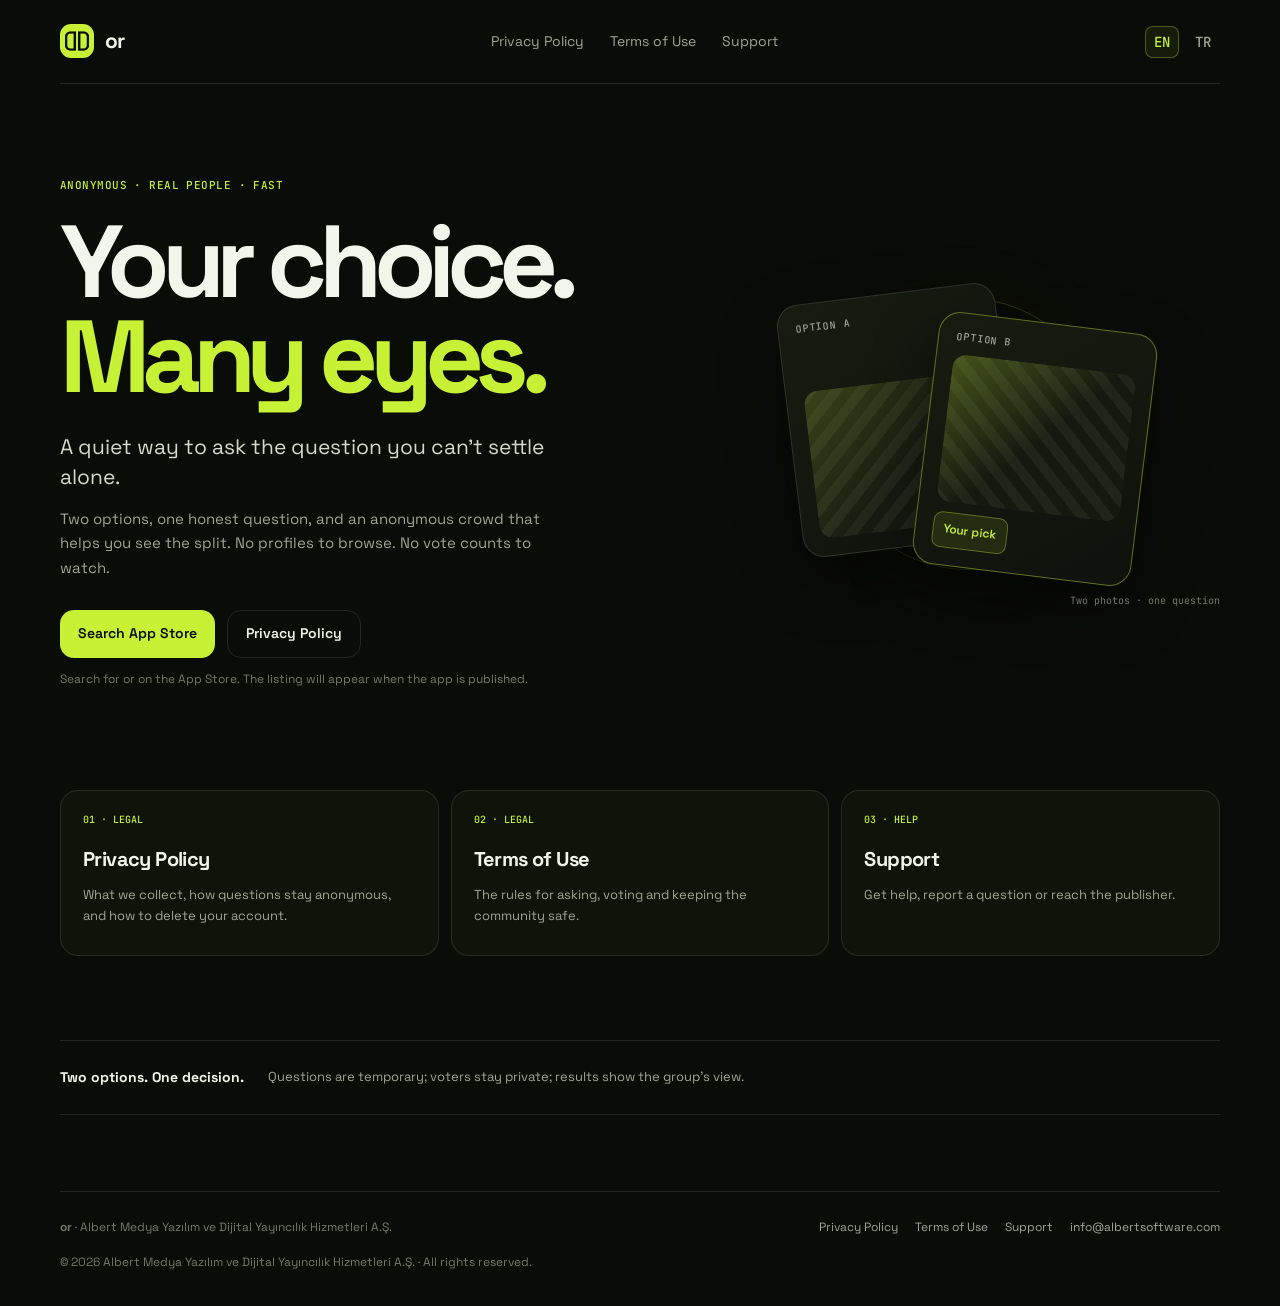
<file: index.html>
<!doctype html>
<html lang="en">
  <head>
    <meta charset="utf-8" />
    <meta name="viewport" content="width=device-width,initial-scale=1,viewport-fit=cover" />
    <meta name="theme-color" content="#0A0C08" />
    <meta name="color-scheme" content="dark" />
    <meta
      name="description"
      content="A quiet way to ask the question you can’t settle alone. Two options, one honest question, and an anonymous crowd that helps you see the split. No profiles to browse. No vote counts to watch."
    />
    <title>or · or</title>
    <link rel="icon" href="assets/favicon-32.png" sizes="32x32" type="image/png" />
    <link rel="icon" href="assets/favicon-64.png" sizes="64x64" type="image/png" />
    <link rel="apple-touch-icon" href="assets/apple-touch-icon.png" />
    <link rel="stylesheet" href="assets/style.css" />
    <script src="assets/site.js" defer></script>
    <meta property="og:type" content="website" />
    <meta property="og:site_name" content="or" />
    <meta property="og:title" content="or" />
    <meta
      property="og:description"
      content="A quiet way to ask the question you can’t settle alone. Two options, one honest question, and an anonymous crowd that helps you see the split. No profiles to browse. No vote counts to watch."
    />
  </head>
  <body>
    <a class="skip" href="#main">Skip to content</a>
    <div class="shell">
      <header class="top">
        <a class="brand" href="" aria-label="Home"
          ><img src="assets/favicon.png" width="34" height="34" alt="" /><span>or</span></a
        >
        <nav class="nav" aria-label="Pages">
          <a href="privacy/">Privacy Policy</a><a href="terms/">Terms of Use</a
          ><a href="support/">Support</a>
        </nav>
        <div class="right">
          <div class="language" role="group" aria-label="Language">
            <a href="./" hreflang="en" lang="en" data-lang-link="en" aria-current="true">EN</a
            ><a href="tr/" hreflang="tr" lang="tr" data-lang-link="tr">TR</a>
          </div>
        </div>
      </header>
      <main id="main">
        <section class="landing">
          <div>
            <p class="overline">ANONYMOUS · REAL PEOPLE · FAST</p>
            <h1>Your choice.<br /><span>Many eyes.</span></h1>
            <p class="lede">A quiet way to ask the question you can’t settle alone.</p>
            <p class="copy">
              Two options, one honest question, and an anonymous crowd that helps you see the split.
              No profiles to browse. No vote counts to watch.
            </p>
            <div class="actions">
              <a
                class="button primary"
                href="https://apps.apple.com/tr/search?term=or%20hangi"
                target="_blank"
                rel="noopener"
                >Search App Store</a
              ><a class="button secondary" href="privacy/">Privacy Policy</a>
            </div>
            <p class="playnote">
              Search for or on the App Store. The listing will appear when the app is published.
            </p>
          </div>
          <div
            class="choice-visual"
            role="img"
            aria-label="Two temporary answer options, one chosen opinion"
          >
            <div class="choice a">
              <span class="label">OPTION A</span>
              <div class="photo"></div>
            </div>
            <div class="choice b">
              <span class="label">OPTION B</span>
              <div class="photo"></div>
              <span class="answer">Your pick</span>
            </div>
            <span class="choice-caption">Two photos · one question</span>
          </div>
        </section>
        <nav class="tiles" aria-label="Support">
          <a class="tile" href="privacy/"
            ><small>01 · LEGAL</small><strong>Privacy Policy</strong
            ><span
              >What we collect, how questions stay anonymous, and how to delete your account.</span
            ></a
          ><a class="tile" href="terms/"
            ><small>02 · LEGAL</small><strong>Terms of Use</strong
            ><span>The rules for asking, voting and keeping the community safe.</span></a
          ><a class="tile" href="support/"
            ><small>03 · HELP</small><strong>Support</strong
            ><span>Get help, report a question or reach the publisher.</span></a
          >
        </nav>
        <div class="strip">
          <b>Two options. One decision.</b
          ><span>Questions are temporary; voters stay private; results show the group’s view.</span>
        </div>
      </main>
      <footer class="foot">
        <div class="footrow">
          <span
            ><strong>or</strong> · Albert Medya Yazılım ve Dijital Yayıncılık Hizmetleri A.Ş.</span
          >
          <div class="footlinks">
            <a href="privacy/">Privacy Policy</a><a href="terms/">Terms of Use</a
            ><a href="support/">Support</a
            ><a href="mailto:info@albertsoftware.com">info@albertsoftware.com</a>
          </div>
        </div>
        <div class="copyright">
          © 2026 Albert Medya Yazılım ve Dijital Yayıncılık Hizmetleri A.Ş. · All rights reserved.
        </div>
      </footer>
    </div>
  </body>
</html>
</file>
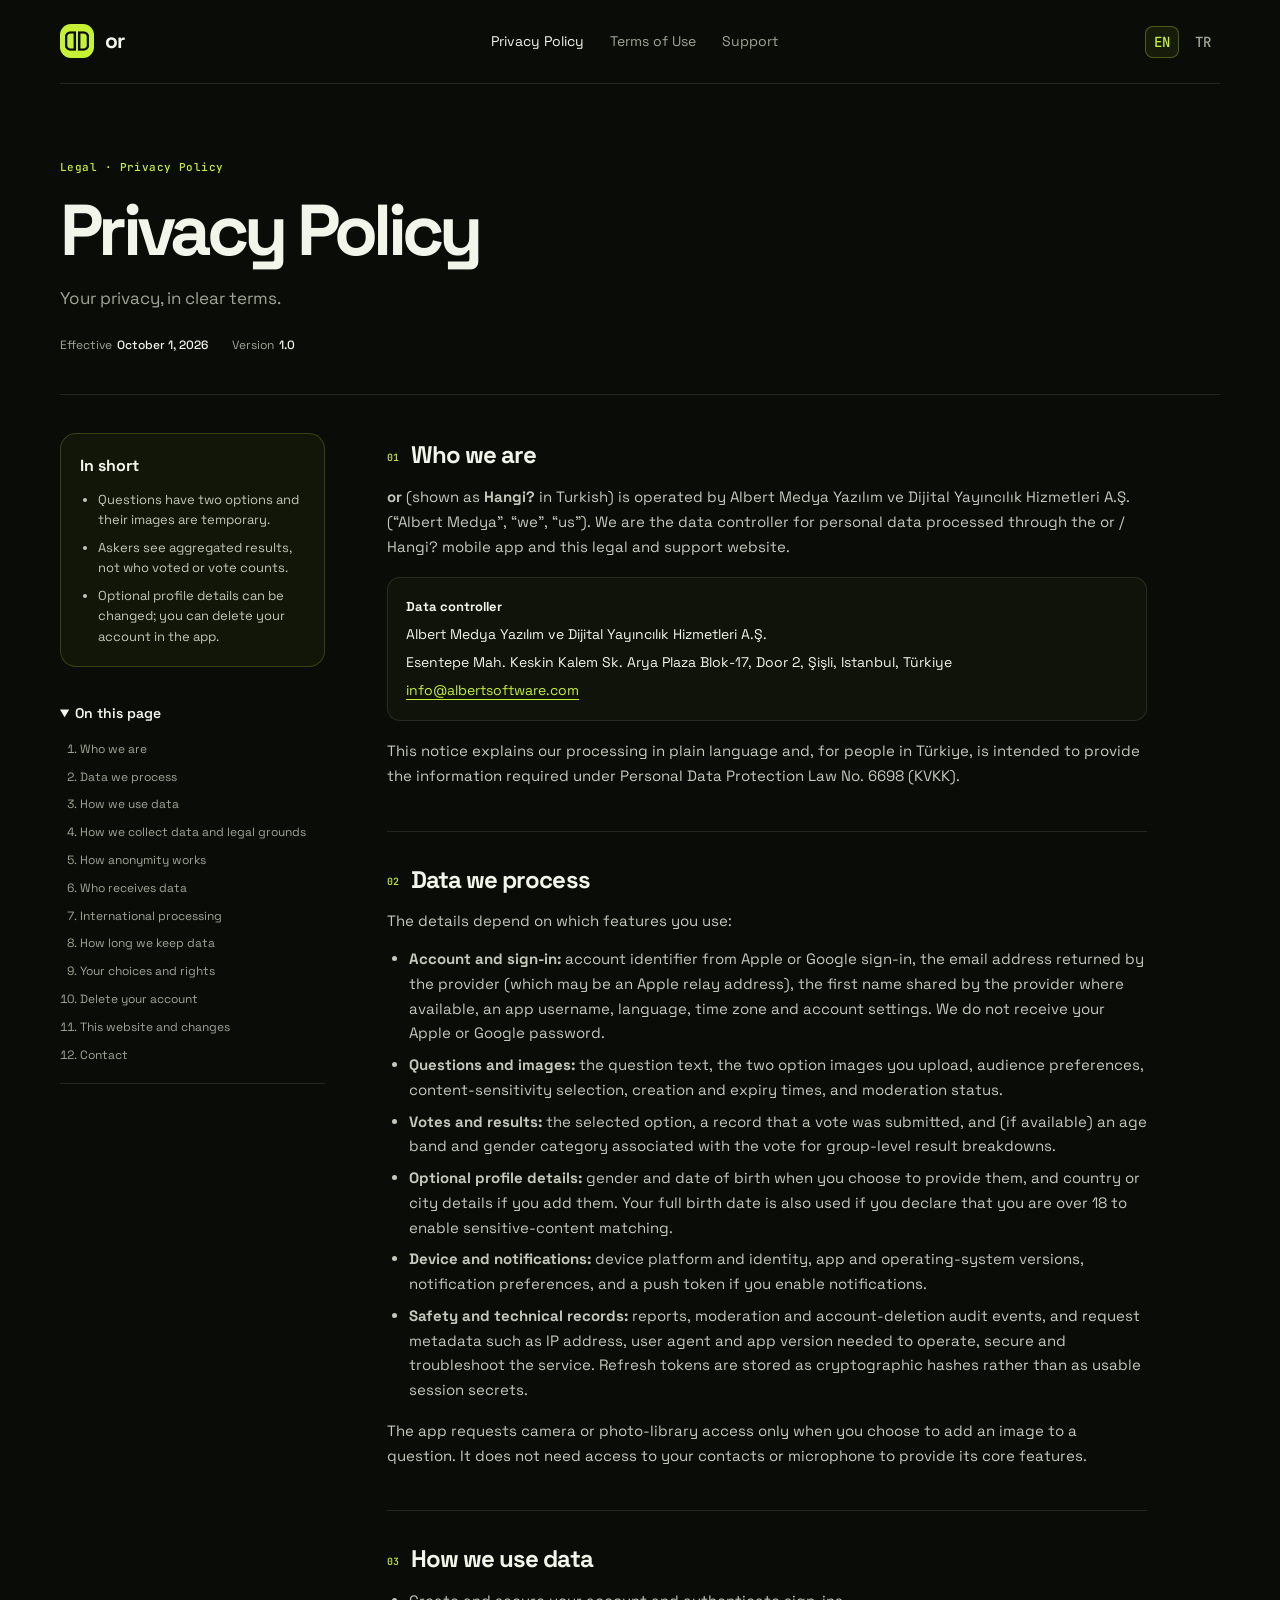
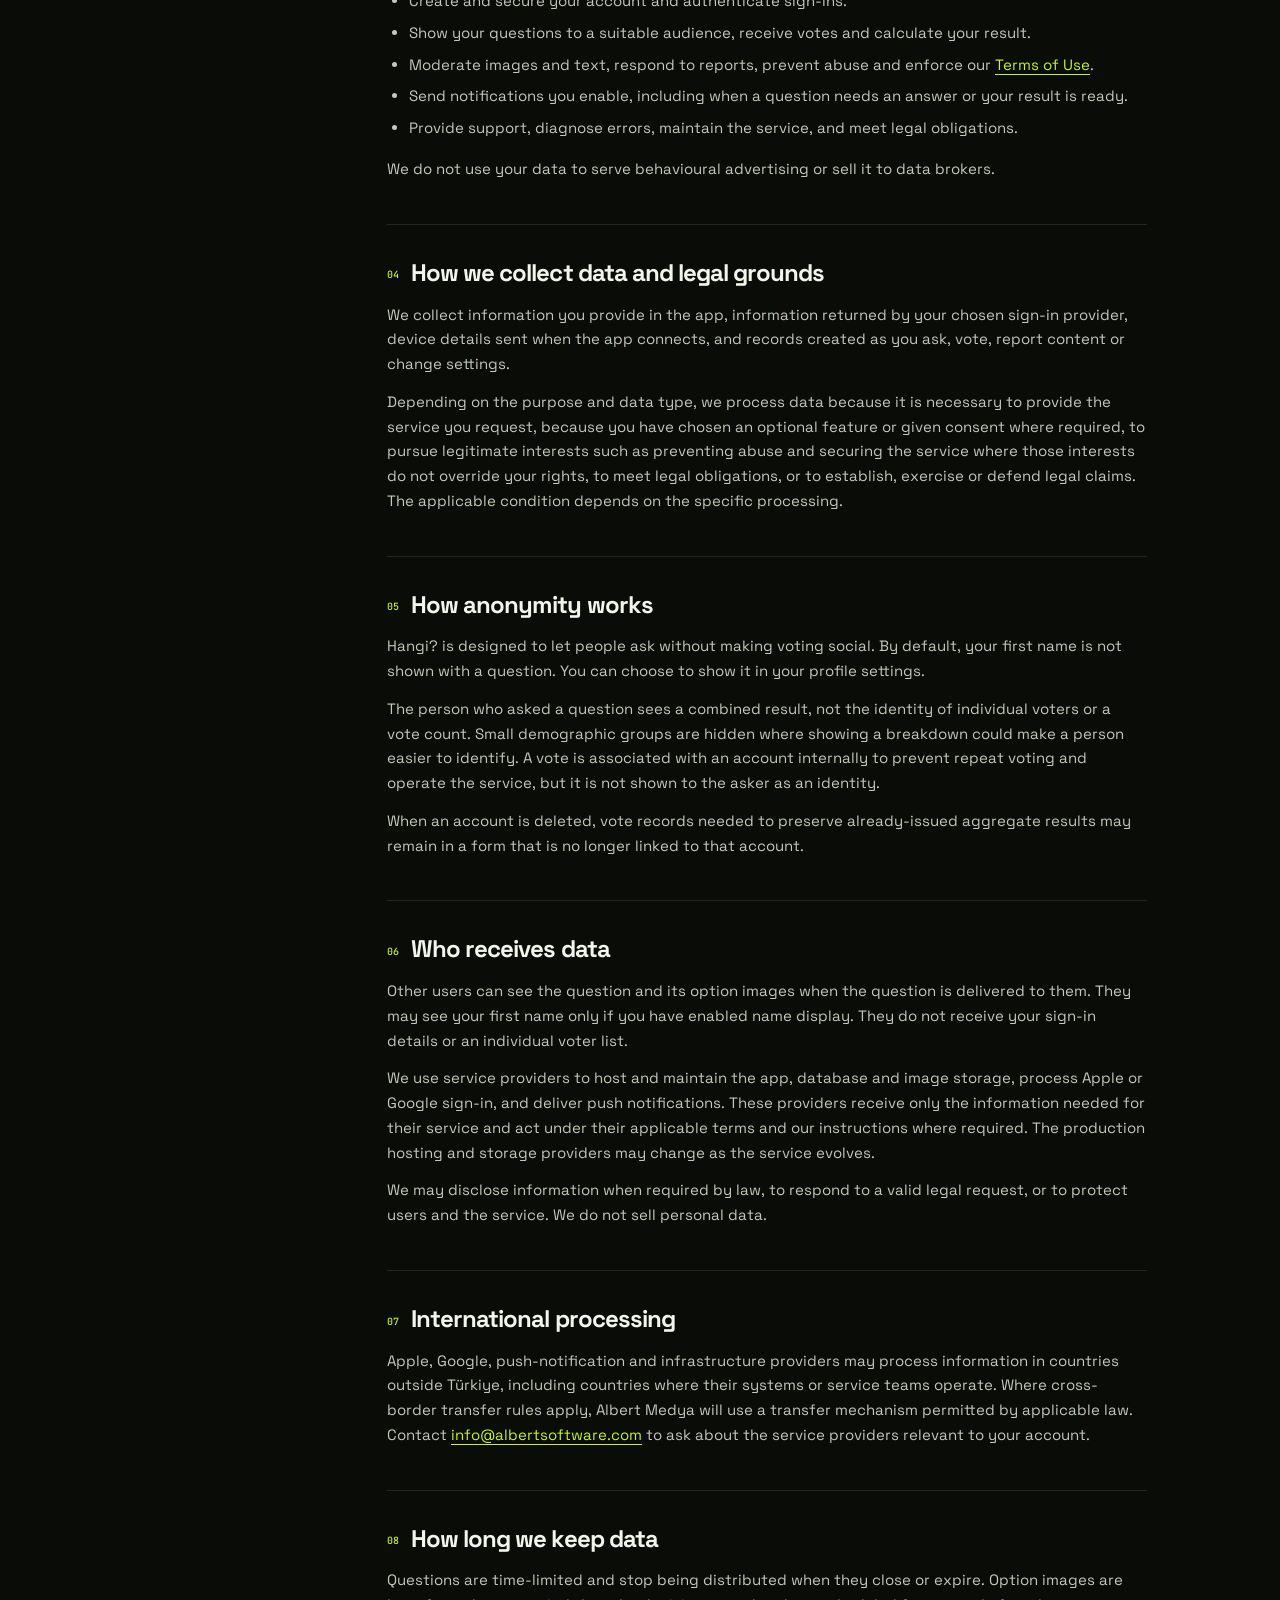
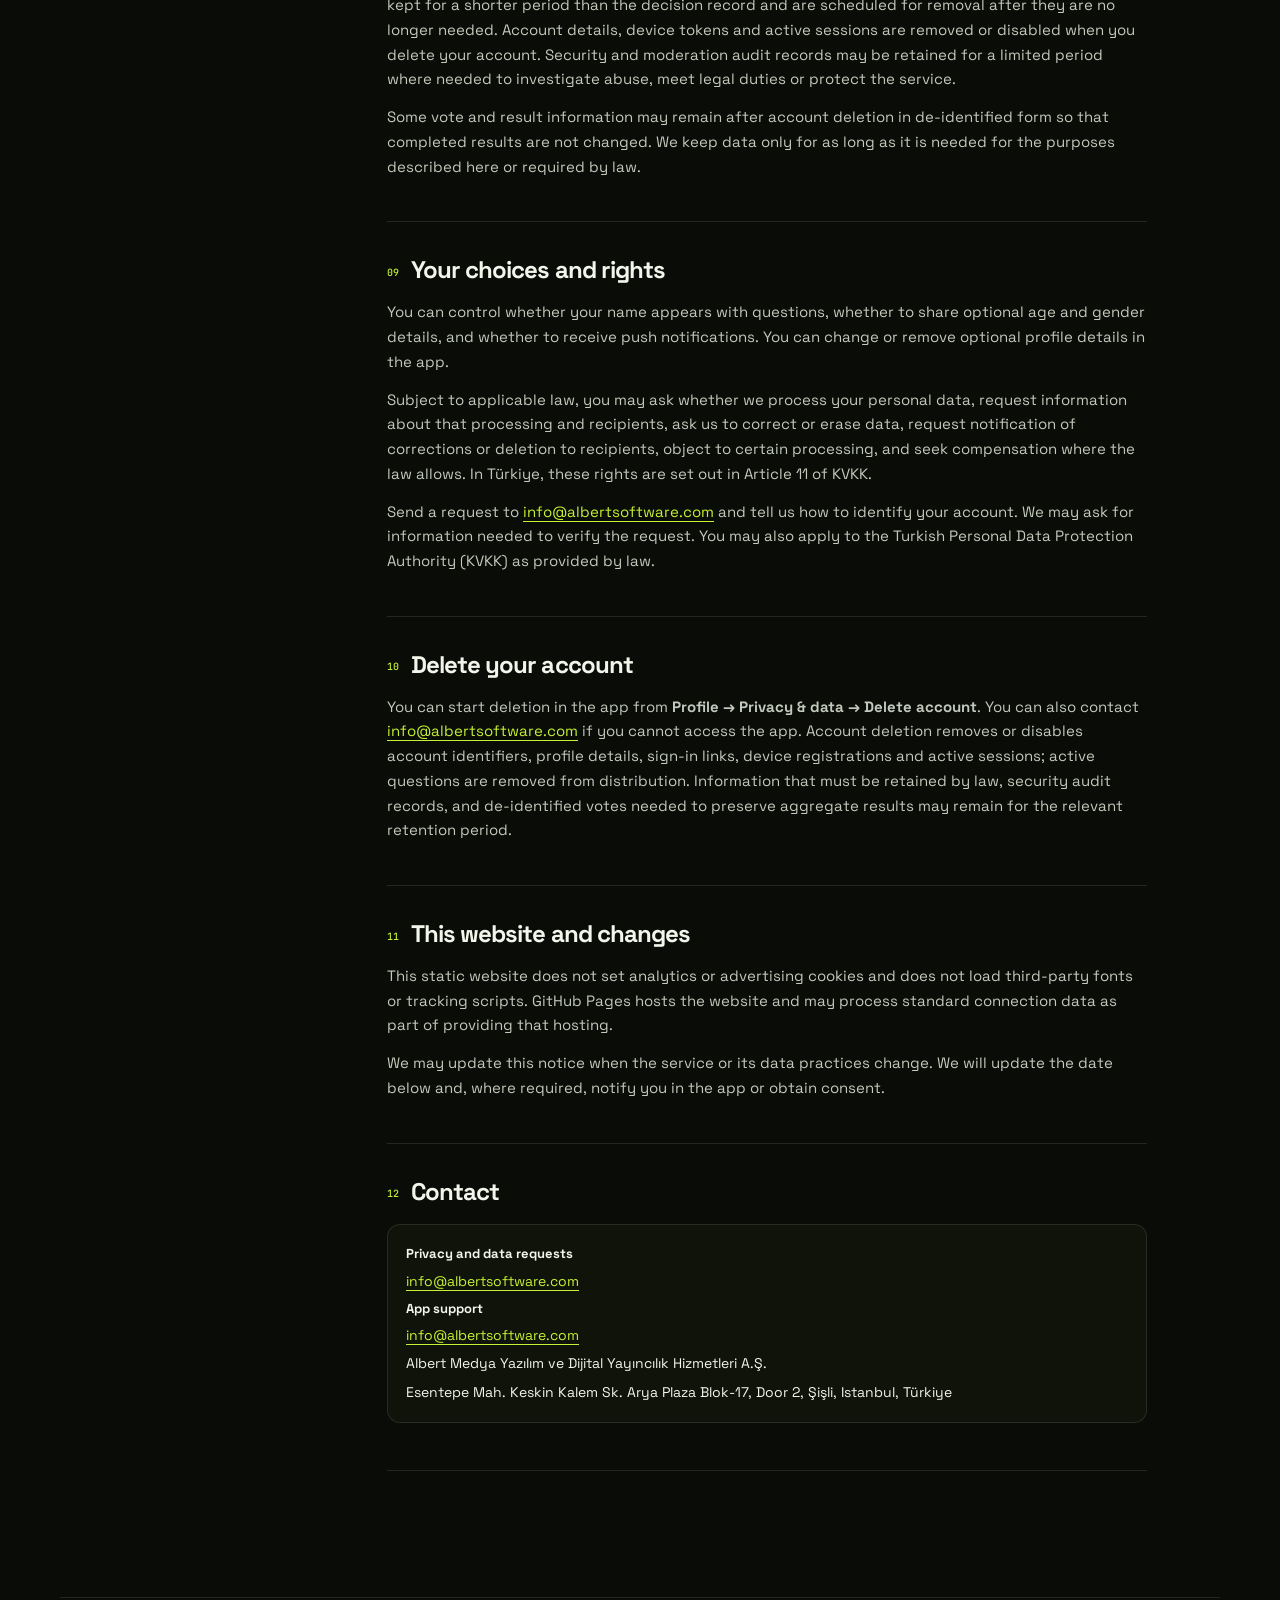
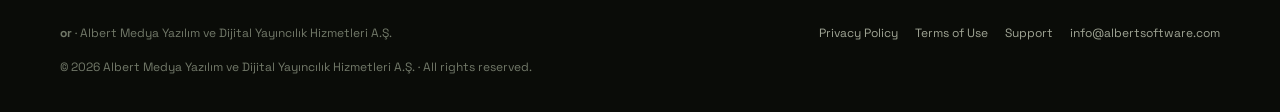
<file: privacy/index.html>
<!doctype html>
<html lang="en">
  <head>
    <meta charset="utf-8" />
    <meta name="viewport" content="width=device-width,initial-scale=1,viewport-fit=cover" />
    <meta name="theme-color" content="#0A0C08" />
    <meta name="color-scheme" content="dark" />
    <meta
      name="description"
      content="What or collects, how we use it, your privacy choices and account deletion."
    />
    <title>Privacy Policy · or</title>
    <link rel="icon" href="../assets/favicon-32.png" sizes="32x32" type="image/png" />
    <link rel="icon" href="../assets/favicon-64.png" sizes="64x64" type="image/png" />
    <link rel="apple-touch-icon" href="../assets/apple-touch-icon.png" />
    <link rel="stylesheet" href="../assets/style.css" />
    <script src="../assets/site.js" defer></script>
    <meta property="og:type" content="website" />
    <meta property="og:site_name" content="or" />
    <meta property="og:title" content="Privacy Policy" />
    <meta
      property="og:description"
      content="What or collects, how we use it, your privacy choices and account deletion."
    />
  </head>
  <body>
    <a class="skip" href="#main">Skip to content</a>
    <div class="shell">
      <header class="top">
        <a class="brand" href="../" aria-label="Home"
          ><img src="../assets/favicon.png" width="34" height="34" alt="" /><span>or</span></a
        >
        <nav class="nav" aria-label="Pages">
          <a href="../privacy/" aria-current="page">Privacy Policy</a
          ><a href="../terms/">Terms of Use</a><a href="../support/">Support</a>
        </nav>
        <div class="right">
          <div class="language" role="group" aria-label="Language">
            <a href="./" hreflang="en" lang="en" data-lang-link="en" aria-current="true">EN</a
            ><a href="../tr/privacy/" hreflang="tr" lang="tr" data-lang-link="tr">TR</a>
          </div>
        </div>
      </header>
      <main id="main">
        <header class="hero">
          <p class="overline">Legal · Privacy Policy</p>
          <h1>Privacy Policy</h1>
          <p class="lede">Your privacy, in clear terms.</p>
          <ul class="meta">
            <li><span>Effective</span><b>October 1, 2026</b></li>
            <li><span>Version</span><b>1.0</b></li>
          </ul>
        </header>
        <div class="doc-layout">
          <aside class="rail">
            <div class="brief">
              <h2>In short</h2>
              <ul>
                <li>Questions have two options and their images are temporary.</li>
                <li>Askers see aggregated results, not who voted or vote counts.</li>
                <li>
                  Optional profile details can be changed; you can delete your account in the app.
                </li>
              </ul>
            </div>
            <details class="toc" open>
              <summary>On this page</summary>
              <ol>
                <li><a href="#1">Who we are</a></li>
                <li><a href="#2">Data we process</a></li>
                <li><a href="#3">How we use data</a></li>
                <li><a href="#4">How we collect data and legal grounds</a></li>
                <li><a href="#5">How anonymity works</a></li>
                <li><a href="#6">Who receives data</a></li>
                <li><a href="#7">International processing</a></li>
                <li><a href="#8">How long we keep data</a></li>
                <li><a href="#9">Your choices and rights</a></li>
                <li><a href="#10">Delete your account</a></li>
                <li><a href="#11">This website and changes</a></li>
                <li><a href="#12">Contact</a></li>
              </ol>
            </details>
          </aside>
          <article class="prose">
            <section id="1">
              <h2><span class="n">01</span>Who we are</h2>
              <p>
                <strong>or</strong> (shown as <strong>Hangi?</strong> in Turkish) is operated by
                Albert Medya Yazılım ve Dijital Yayıncılık Hizmetleri A.Ş. (“Albert Medya”, “we”,
                “us”). We are the data controller for personal data processed through the or /
                Hangi? mobile app and this legal and support website.
              </p>
              <div class="contact">
                <b>Data controller</b
                ><span>Albert Medya Yazılım ve Dijital Yayıncılık Hizmetleri A.Ş.</span
                ><span
                  >Esentepe Mah. Keskin Kalem Sk. Arya Plaza Blok-17, Door 2, Şişli, Istanbul,
                  Türkiye</span
                ><a href="mailto:info@albertsoftware.com">info@albertsoftware.com</a>
              </div>
              <p>
                This notice explains our processing in plain language and, for people in Türkiye, is
                intended to provide the information required under Personal Data Protection Law No.
                6698 (KVKK).
              </p>
            </section>
            <section id="2">
              <h2><span class="n">02</span>Data we process</h2>
              <p>The details depend on which features you use:</p>
              <ul>
                <li>
                  <strong>Account and sign-in:</strong> account identifier from Apple or Google
                  sign-in, the email address returned by the provider (which may be an Apple relay
                  address), the first name shared by the provider where available, an app username,
                  language, time zone and account settings. We do not receive your Apple or Google
                  password.
                </li>
                <li>
                  <strong>Questions and images:</strong> the question text, the two option images
                  you upload, audience preferences, content-sensitivity selection, creation and
                  expiry times, and moderation status.
                </li>
                <li>
                  <strong>Votes and results:</strong> the selected option, a record that a vote was
                  submitted, and (if available) an age band and gender category associated with the
                  vote for group-level result breakdowns.
                </li>
                <li>
                  <strong>Optional profile details:</strong> gender and date of birth when you
                  choose to provide them, and country or city details if you add them. Your full
                  birth date is also used if you declare that you are over 18 to enable
                  sensitive-content matching.
                </li>
                <li>
                  <strong>Device and notifications:</strong> device platform and identity, app and
                  operating-system versions, notification preferences, and a push token if you
                  enable notifications.
                </li>
                <li>
                  <strong>Safety and technical records:</strong> reports, moderation and
                  account-deletion audit events, and request metadata such as IP address, user agent
                  and app version needed to operate, secure and troubleshoot the service. Refresh
                  tokens are stored as cryptographic hashes rather than as usable session secrets.
                </li>
              </ul>
              <p>
                The app requests camera or photo-library access only when you choose to add an image
                to a question. It does not need access to your contacts or microphone to provide its
                core features.
              </p>
            </section>
            <section id="3">
              <h2><span class="n">03</span>How we use data</h2>
              <ul>
                <li>Create and secure your account and authenticate sign-ins.</li>
                <li>
                  Show your questions to a suitable audience, receive votes and calculate your
                  result.
                </li>
                <li>
                  Moderate images and text, respond to reports, prevent abuse and enforce our
                  <a href="../terms/">Terms of Use</a>.
                </li>
                <li>
                  Send notifications you enable, including when a question needs an answer or your
                  result is ready.
                </li>
                <li>
                  Provide support, diagnose errors, maintain the service, and meet legal
                  obligations.
                </li>
              </ul>
              <p>
                We do not use your data to serve behavioural advertising or sell it to data brokers.
              </p>
            </section>
            <section id="4">
              <h2><span class="n">04</span>How we collect data and legal grounds</h2>
              <p>
                We collect information you provide in the app, information returned by your chosen
                sign-in provider, device details sent when the app connects, and records created as
                you ask, vote, report content or change settings.
              </p>
              <p>
                Depending on the purpose and data type, we process data because it is necessary to
                provide the service you request, because you have chosen an optional feature or
                given consent where required, to pursue legitimate interests such as preventing
                abuse and securing the service where those interests do not override your rights, to
                meet legal obligations, or to establish, exercise or defend legal claims. The
                applicable condition depends on the specific processing.
              </p>
            </section>
            <section id="5">
              <h2><span class="n">05</span>How anonymity works</h2>
              <p>
                Hangi? is designed to let people ask without making voting social. By default, your
                first name is not shown with a question. You can choose to show it in your profile
                settings.
              </p>
              <p>
                The person who asked a question sees a combined result, not the identity of
                individual voters or a vote count. Small demographic groups are hidden where showing
                a breakdown could make a person easier to identify. A vote is associated with an
                account internally to prevent repeat voting and operate the service, but it is not
                shown to the asker as an identity.
              </p>
              <p>
                When an account is deleted, vote records needed to preserve already-issued aggregate
                results may remain in a form that is no longer linked to that account.
              </p>
            </section>
            <section id="6">
              <h2><span class="n">06</span>Who receives data</h2>
              <p>
                Other users can see the question and its option images when the question is
                delivered to them. They may see your first name only if you have enabled name
                display. They do not receive your sign-in details or an individual voter list.
              </p>
              <p>
                We use service providers to host and maintain the app, database and image storage,
                process Apple or Google sign-in, and deliver push notifications. These providers
                receive only the information needed for their service and act under their applicable
                terms and our instructions where required. The production hosting and storage
                providers may change as the service evolves.
              </p>
              <p>
                We may disclose information when required by law, to respond to a valid legal
                request, or to protect users and the service. We do not sell personal data.
              </p>
            </section>
            <section id="7">
              <h2><span class="n">07</span>International processing</h2>
              <p>
                Apple, Google, push-notification and infrastructure providers may process
                information in countries outside Türkiye, including countries where their systems or
                service teams operate. Where cross-border transfer rules apply, Albert Medya will
                use a transfer mechanism permitted by applicable law. Contact
                <a href="mailto:info@albertsoftware.com">info@albertsoftware.com</a> to ask about
                the service providers relevant to your account.
              </p>
            </section>
            <section id="8">
              <h2><span class="n">08</span>How long we keep data</h2>
              <p>
                Questions are time-limited and stop being distributed when they close or expire.
                Option images are kept for a shorter period than the decision record and are
                scheduled for removal after they are no longer needed. Account details, device
                tokens and active sessions are removed or disabled when you delete your account.
                Security and moderation audit records may be retained for a limited period where
                needed to investigate abuse, meet legal duties or protect the service.
              </p>
              <p>
                Some vote and result information may remain after account deletion in de-identified
                form so that completed results are not changed. We keep data only for as long as it
                is needed for the purposes described here or required by law.
              </p>
            </section>
            <section id="9">
              <h2><span class="n">09</span>Your choices and rights</h2>
              <p>
                You can control whether your name appears with questions, whether to share optional
                age and gender details, and whether to receive push notifications. You can change or
                remove optional profile details in the app.
              </p>
              <p>
                Subject to applicable law, you may ask whether we process your personal data,
                request information about that processing and recipients, ask us to correct or erase
                data, request notification of corrections or deletion to recipients, object to
                certain processing, and seek compensation where the law allows. In Türkiye, these
                rights are set out in Article 11 of KVKK.
              </p>
              <p>
                Send a request to
                <a href="mailto:info@albertsoftware.com">info@albertsoftware.com</a> and tell us how
                to identify your account. We may ask for information needed to verify the request.
                You may also apply to the Turkish Personal Data Protection Authority (KVKK) as
                provided by law.
              </p>
            </section>
            <section id="10">
              <h2><span class="n">10</span>Delete your account</h2>
              <p>
                You can start deletion in the app from
                <strong>Profile → Privacy &amp; data → Delete account</strong>. You can also contact
                <a href="mailto:info@albertsoftware.com">info@albertsoftware.com</a> if you cannot
                access the app. Account deletion removes or disables account identifiers, profile
                details, sign-in links, device registrations and active sessions; active questions
                are removed from distribution. Information that must be retained by law, security
                audit records, and de-identified votes needed to preserve aggregate results may
                remain for the relevant retention period.
              </p>
            </section>
            <section id="11">
              <h2><span class="n">11</span>This website and changes</h2>
              <p>
                This static website does not set analytics or advertising cookies and does not load
                third-party fonts or tracking scripts. GitHub Pages hosts the website and may
                process standard connection data as part of providing that hosting.
              </p>
              <p>
                We may update this notice when the service or its data practices change. We will
                update the date below and, where required, notify you in the app or obtain consent.
              </p>
            </section>
            <section id="12">
              <h2><span class="n">12</span>Contact</h2>
              <div class="contact">
                <b>Privacy and data requests</b
                ><a href="mailto:info@albertsoftware.com">info@albertsoftware.com</a
                ><b>App support</b
                ><a href="mailto:info@albertsoftware.com">info@albertsoftware.com</a
                ><span>Albert Medya Yazılım ve Dijital Yayıncılık Hizmetleri A.Ş.</span
                ><span
                  >Esentepe Mah. Keskin Kalem Sk. Arya Plaza Blok-17, Door 2, Şişli, Istanbul,
                  Türkiye</span
                >
              </div>
            </section>
          </article>
        </div>
      </main>
      <footer class="foot">
        <div class="footrow">
          <span
            ><strong>or</strong> · Albert Medya Yazılım ve Dijital Yayıncılık Hizmetleri A.Ş.</span
          >
          <div class="footlinks">
            <a href="../privacy/">Privacy Policy</a><a href="../terms/">Terms of Use</a
            ><a href="../support/">Support</a
            ><a href="mailto:info@albertsoftware.com">info@albertsoftware.com</a>
          </div>
        </div>
        <div class="copyright">
          © 2026 Albert Medya Yazılım ve Dijital Yayıncılık Hizmetleri A.Ş. · All rights reserved.
        </div>
      </footer>
    </div>
  </body>
</html>
</file>
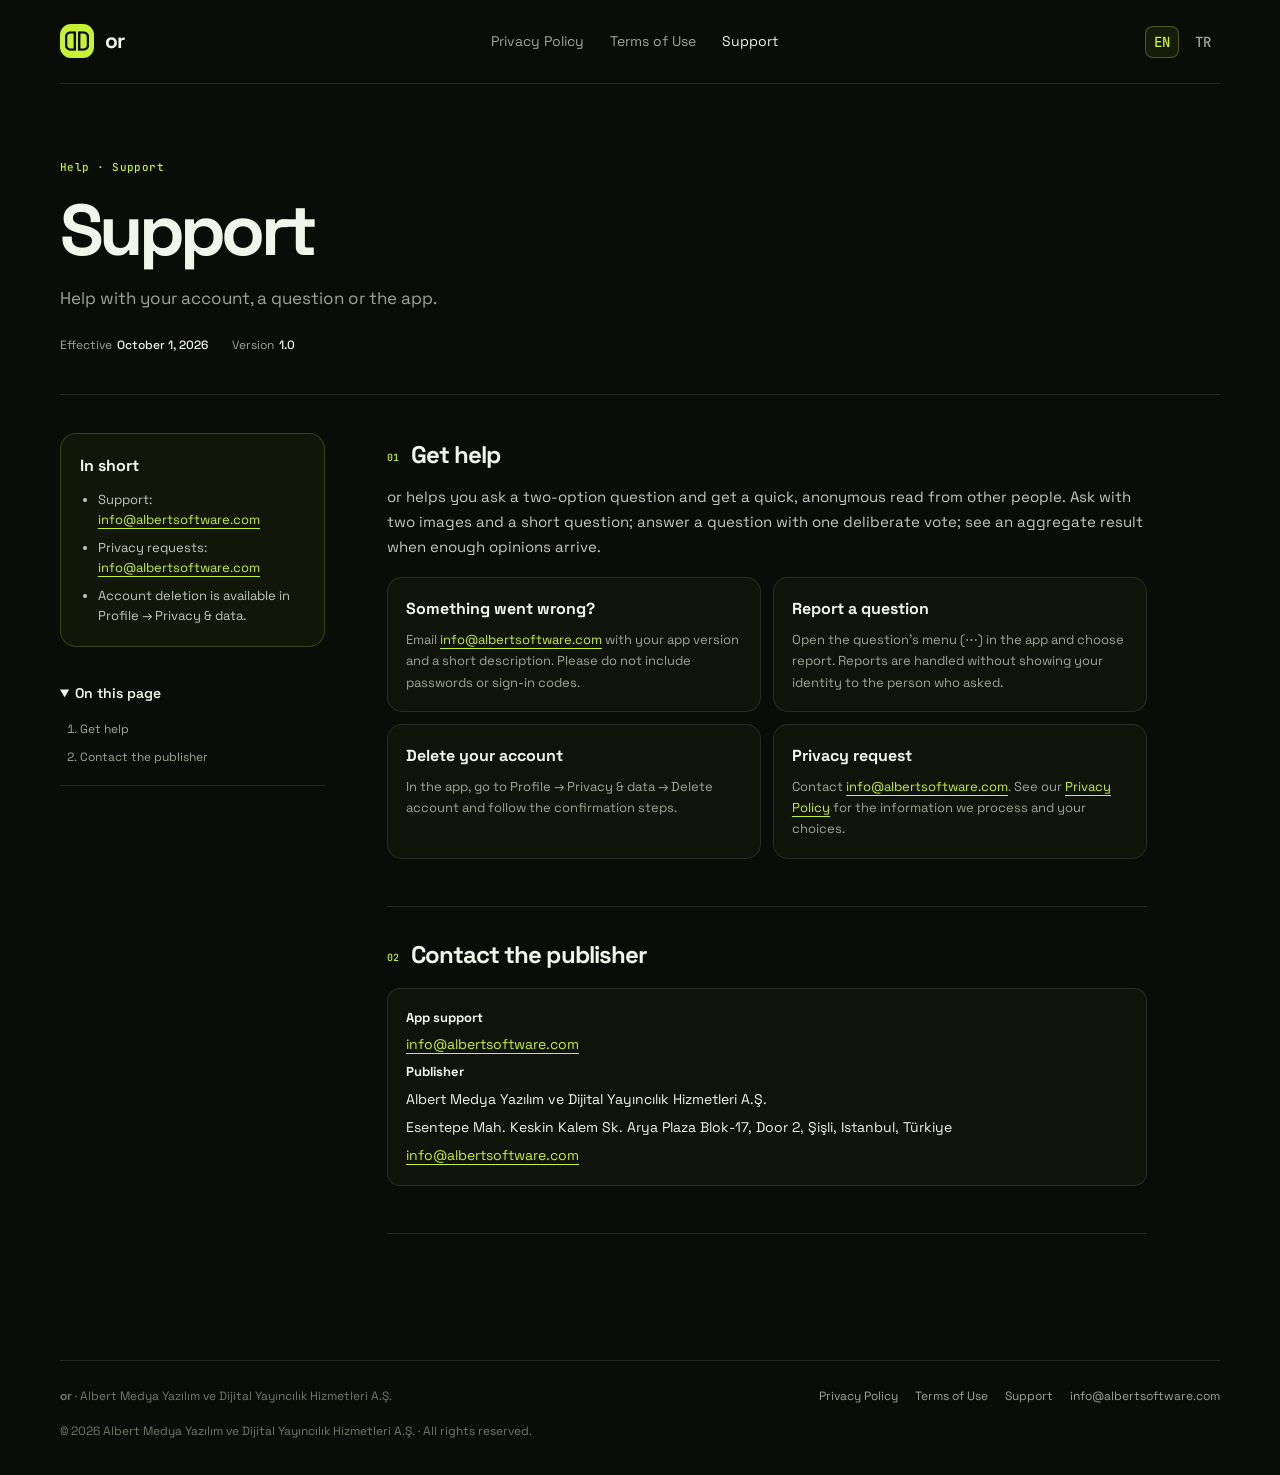
<file: support/index.html>
<!doctype html>
<html lang="en">
  <head>
    <meta charset="utf-8" />
    <meta name="viewport" content="width=device-width,initial-scale=1,viewport-fit=cover" />
    <meta name="theme-color" content="#0A0C08" />
    <meta name="color-scheme" content="dark" />
    <meta
      name="description"
      content="Get help with or / Hangi?, report a question or contact the publisher."
    />
    <title>Support · or</title>
    <link rel="icon" href="../assets/favicon-32.png" sizes="32x32" type="image/png" />
    <link rel="icon" href="../assets/favicon-64.png" sizes="64x64" type="image/png" />
    <link rel="apple-touch-icon" href="../assets/apple-touch-icon.png" />
    <link rel="stylesheet" href="../assets/style.css" />
    <script src="../assets/site.js" defer></script>
    <meta property="og:type" content="website" />
    <meta property="og:site_name" content="or" />
    <meta property="og:title" content="Support" />
    <meta
      property="og:description"
      content="Get help with or / Hangi?, report a question or contact the publisher."
    />
  </head>
  <body>
    <a class="skip" href="#main">Skip to content</a>
    <div class="shell">
      <header class="top">
        <a class="brand" href="../" aria-label="Home"
          ><img src="../assets/favicon.png" width="34" height="34" alt="" /><span>or</span></a
        >
        <nav class="nav" aria-label="Pages">
          <a href="../privacy/">Privacy Policy</a><a href="../terms/">Terms of Use</a
          ><a href="../support/" aria-current="page">Support</a>
        </nav>
        <div class="right">
          <div class="language" role="group" aria-label="Language">
            <a href="./" hreflang="en" lang="en" data-lang-link="en" aria-current="true">EN</a
            ><a href="../tr/support/" hreflang="tr" lang="tr" data-lang-link="tr">TR</a>
          </div>
        </div>
      </header>
      <main id="main">
        <header class="hero">
          <p class="overline">Help · Support</p>
          <h1>Support</h1>
          <p class="lede">Help with your account, a question or the app.</p>
          <ul class="meta">
            <li><span>Effective</span><b>October 1, 2026</b></li>
            <li><span>Version</span><b>1.0</b></li>
          </ul>
        </header>
        <div class="doc-layout">
          <aside class="rail">
            <div class="brief">
              <h2>In short</h2>
              <ul>
                <li>
                  Support: <a href="mailto:info@albertsoftware.com">info@albertsoftware.com</a>
                </li>
                <li>
                  Privacy requests:
                  <a href="mailto:info@albertsoftware.com">info@albertsoftware.com</a>
                </li>
                <li>Account deletion is available in Profile → Privacy &amp; data.</li>
              </ul>
            </div>
            <details class="toc" open>
              <summary>On this page</summary>
              <ol>
                <li><a href="#1">Get help</a></li>
                <li><a href="#2">Contact the publisher</a></li>
              </ol>
            </details>
          </aside>
          <article class="prose">
            <section id="1">
              <h2><span class="n">01</span>Get help</h2>
              <p>
                or helps you ask a two-option question and get a quick, anonymous read from other
                people. Ask with two images and a short question; answer a question with one
                deliberate vote; see an aggregate result when enough opinions arrive.
              </p>
              <div class="help-grid">
                <div class="help-card">
                  <b>Something went wrong?</b>
                  <p>
                    Email <a href="mailto:info@albertsoftware.com">info@albertsoftware.com</a> with
                    your app version and a short description. Please do not include passwords or
                    sign-in codes.
                  </p>
                </div>
                <div class="help-card">
                  <b>Report a question</b>
                  <p>
                    Open the question’s menu (⋯) in the app and choose report. Reports are handled
                    without showing your identity to the person who asked.
                  </p>
                </div>
                <div class="help-card">
                  <b>Delete your account</b>
                  <p>
                    In the app, go to Profile → Privacy &amp; data → Delete account and follow the
                    confirmation steps.
                  </p>
                </div>
                <div class="help-card">
                  <b>Privacy request</b>
                  <p>
                    Contact <a href="mailto:info@albertsoftware.com">info@albertsoftware.com</a>.
                    See our <a href="../privacy/">Privacy Policy</a> for the information we process
                    and your choices.
                  </p>
                </div>
              </div>
            </section>
            <section id="2">
              <h2><span class="n">02</span>Contact the publisher</h2>
              <div class="contact">
                <b>App support</b
                ><a href="mailto:info@albertsoftware.com">info@albertsoftware.com</a><b>Publisher</b
                ><span>Albert Medya Yazılım ve Dijital Yayıncılık Hizmetleri A.Ş.</span
                ><span
                  >Esentepe Mah. Keskin Kalem Sk. Arya Plaza Blok-17, Door 2, Şişli, Istanbul,
                  Türkiye</span
                ><a href="mailto:info@albertsoftware.com">info@albertsoftware.com</a>
              </div>
            </section>
          </article>
        </div>
      </main>
      <footer class="foot">
        <div class="footrow">
          <span
            ><strong>or</strong> · Albert Medya Yazılım ve Dijital Yayıncılık Hizmetleri A.Ş.</span
          >
          <div class="footlinks">
            <a href="../privacy/">Privacy Policy</a><a href="../terms/">Terms of Use</a
            ><a href="../support/">Support</a
            ><a href="mailto:info@albertsoftware.com">info@albertsoftware.com</a>
          </div>
        </div>
        <div class="copyright">
          © 2026 Albert Medya Yazılım ve Dijital Yayıncılık Hizmetleri A.Ş. · All rights reserved.
        </div>
      </footer>
    </div>
  </body>
</html>
</file>
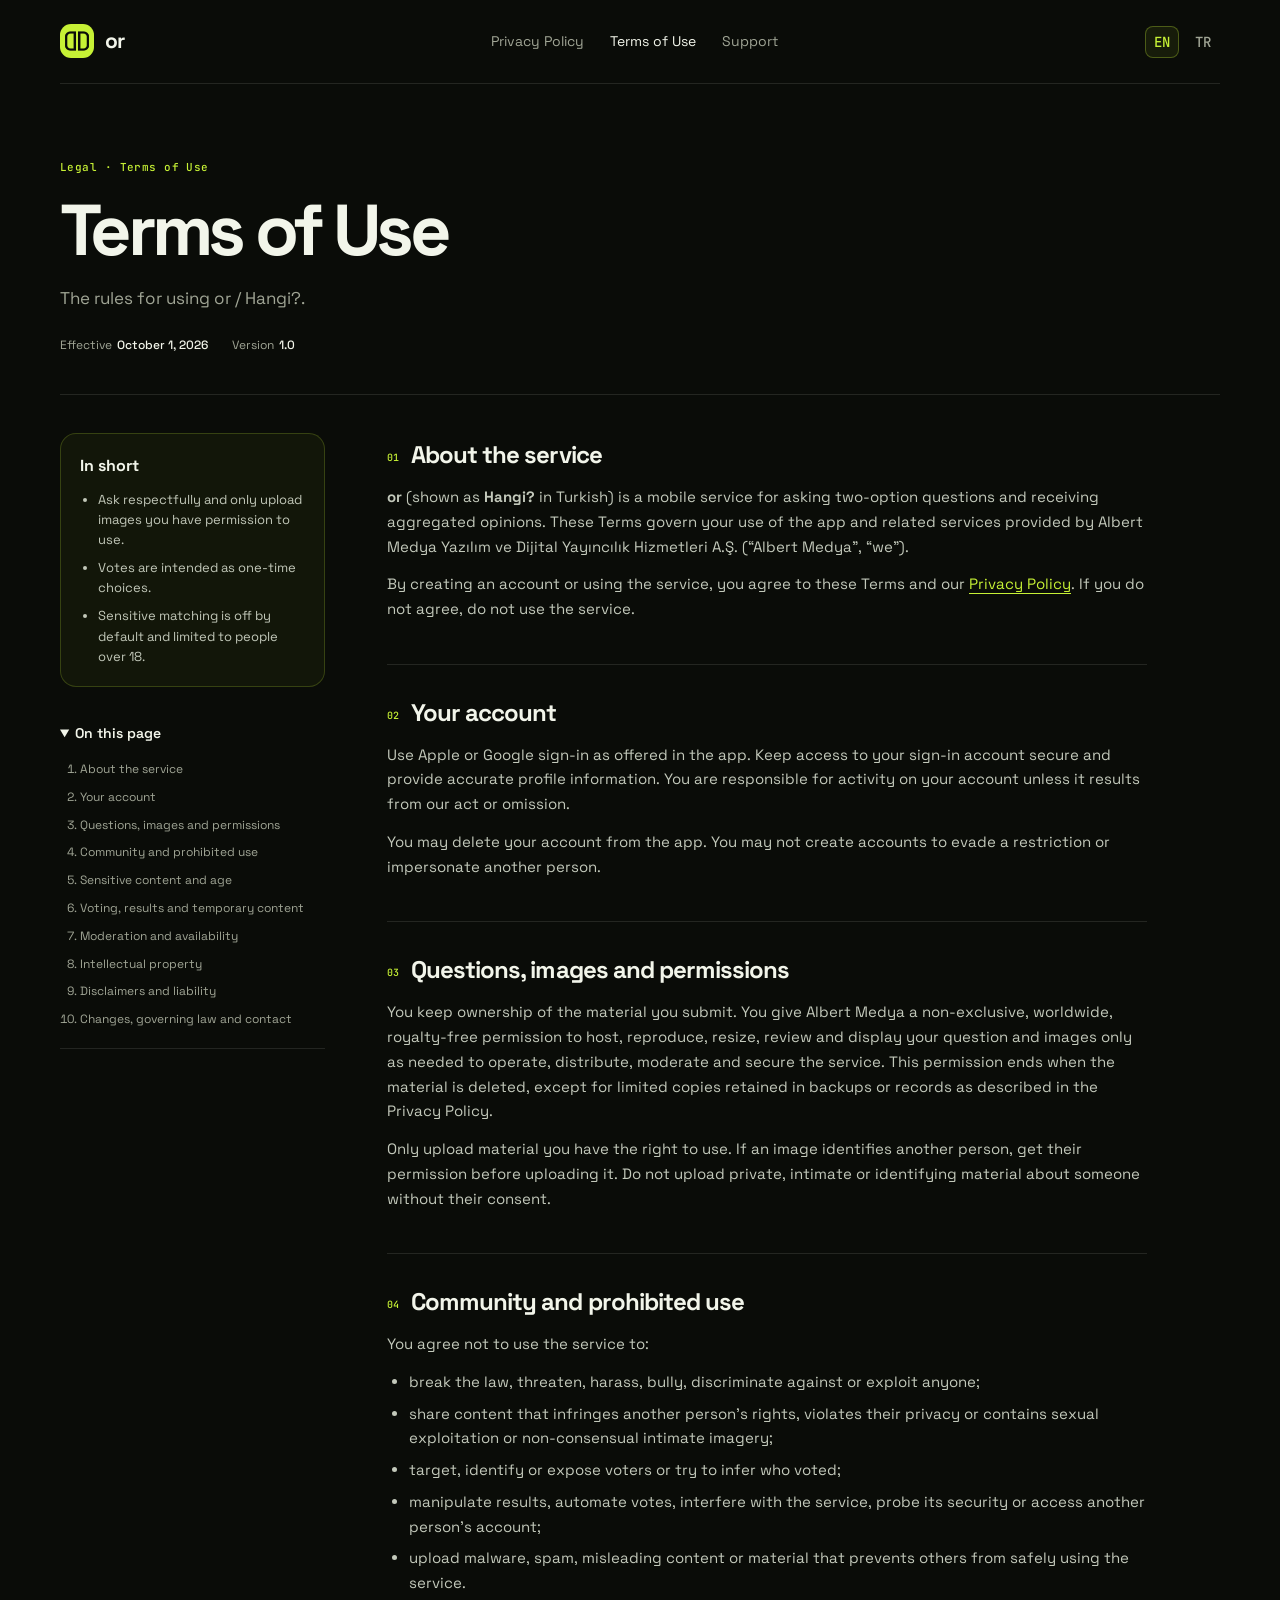
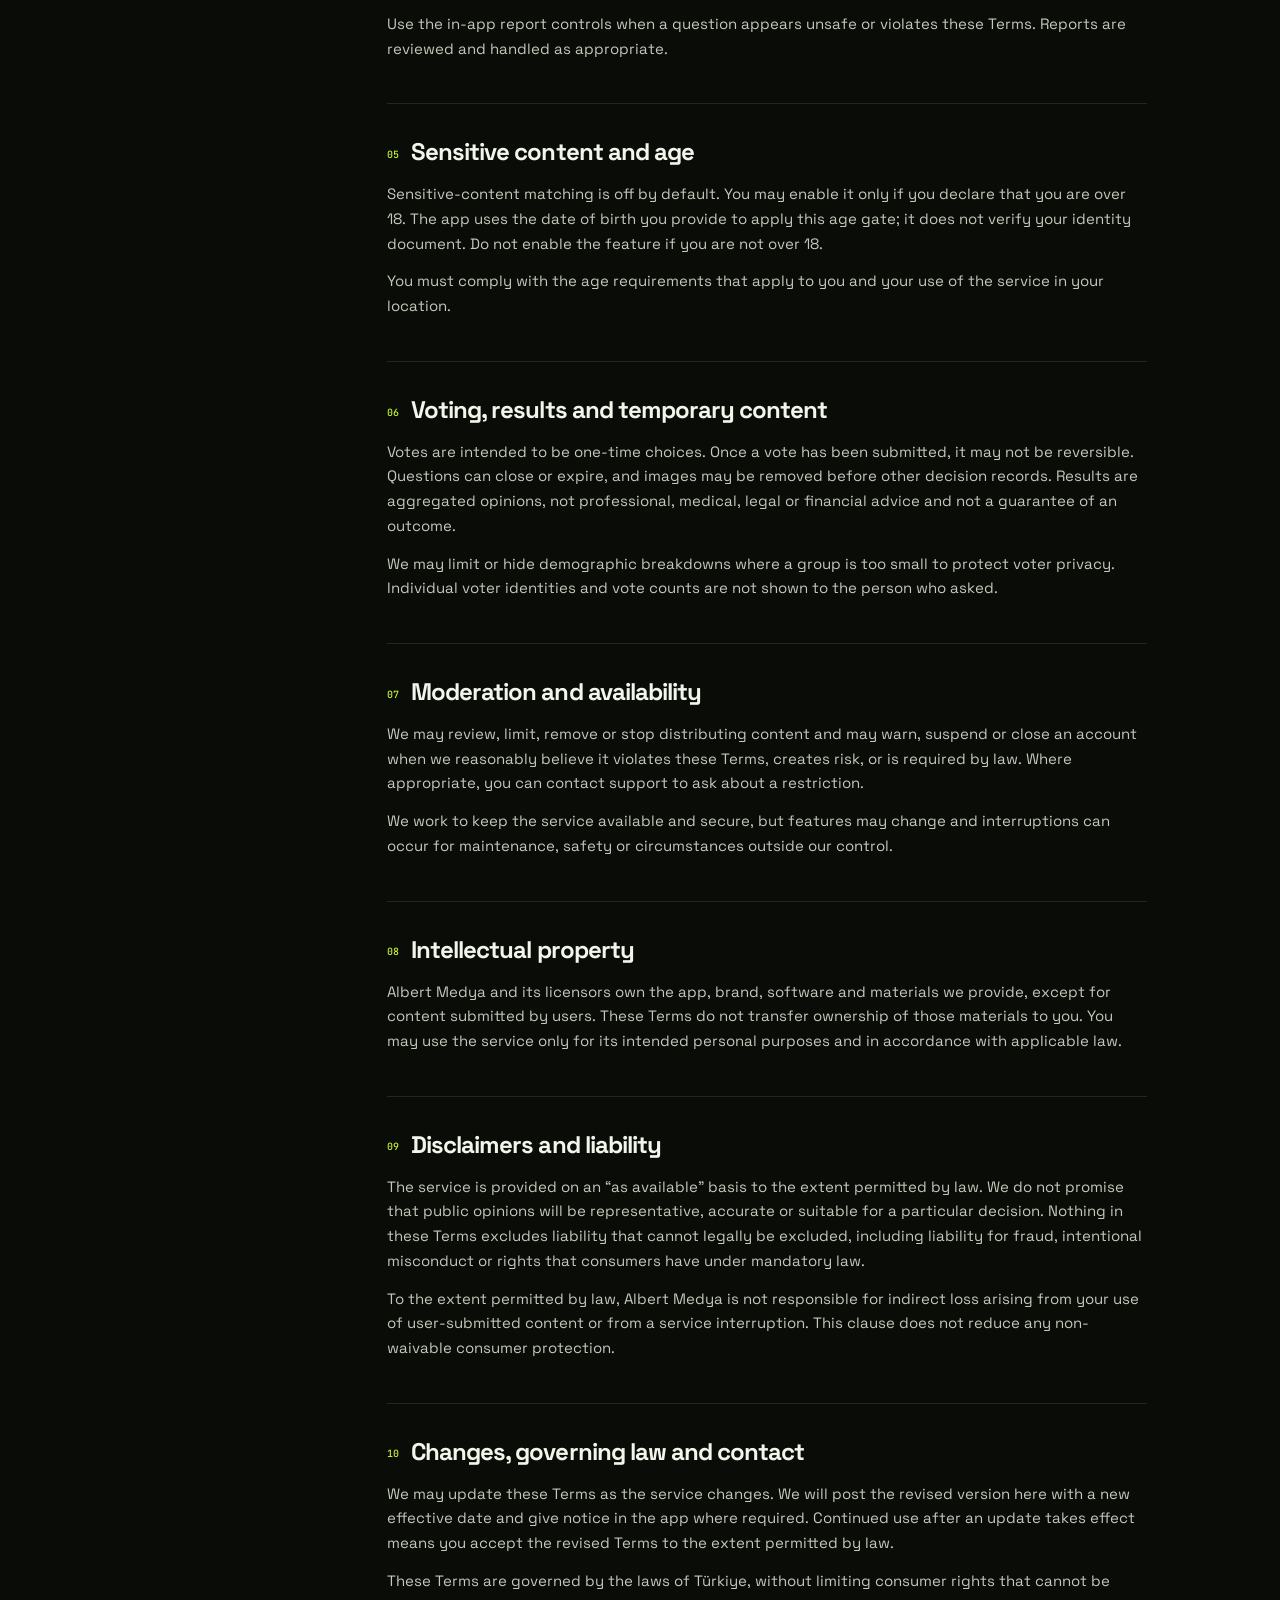
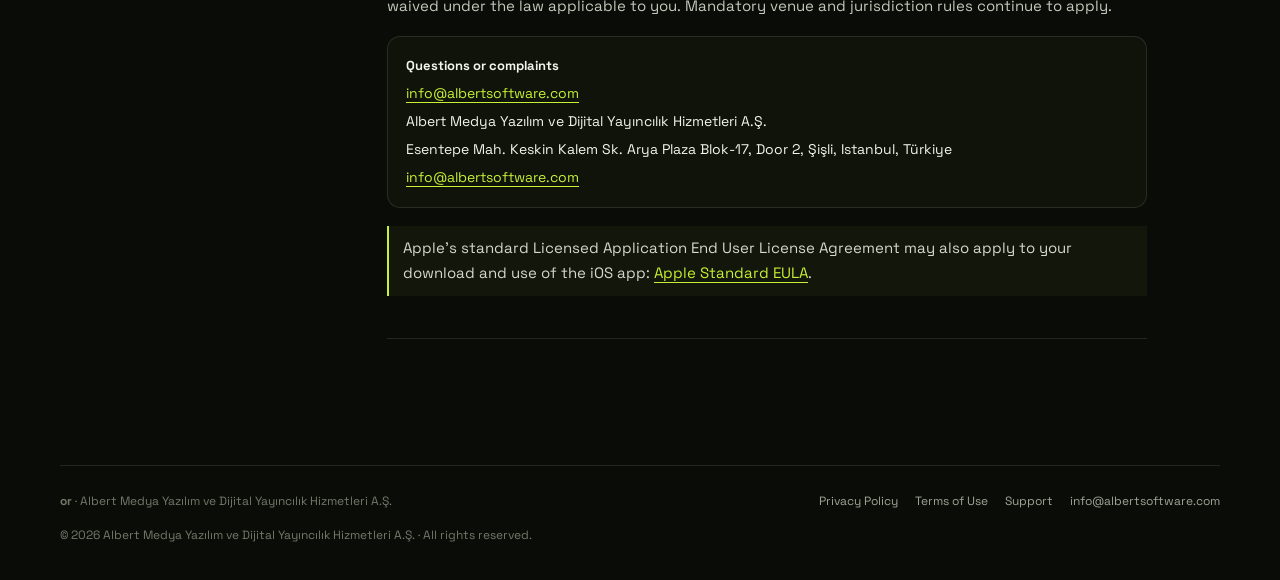
<file: terms/index.html>
<!doctype html>
<html lang="en">
  <head>
    <meta charset="utf-8" />
    <meta name="viewport" content="width=device-width,initial-scale=1,viewport-fit=cover" />
    <meta name="theme-color" content="#0A0C08" />
    <meta name="color-scheme" content="dark" />
    <meta
      name="description"
      content="Rules for using or / Hangi?, asking questions, voting and keeping the community safe."
    />
    <title>Terms of Use · or</title>
    <link rel="icon" href="../assets/favicon-32.png" sizes="32x32" type="image/png" />
    <link rel="icon" href="../assets/favicon-64.png" sizes="64x64" type="image/png" />
    <link rel="apple-touch-icon" href="../assets/apple-touch-icon.png" />
    <link rel="stylesheet" href="../assets/style.css" />
    <script src="../assets/site.js" defer></script>
    <meta property="og:type" content="website" />
    <meta property="og:site_name" content="or" />
    <meta property="og:title" content="Terms of Use" />
    <meta
      property="og:description"
      content="Rules for using or / Hangi?, asking questions, voting and keeping the community safe."
    />
  </head>
  <body>
    <a class="skip" href="#main">Skip to content</a>
    <div class="shell">
      <header class="top">
        <a class="brand" href="../" aria-label="Home"
          ><img src="../assets/favicon.png" width="34" height="34" alt="" /><span>or</span></a
        >
        <nav class="nav" aria-label="Pages">
          <a href="../privacy/">Privacy Policy</a
          ><a href="../terms/" aria-current="page">Terms of Use</a><a href="../support/">Support</a>
        </nav>
        <div class="right">
          <div class="language" role="group" aria-label="Language">
            <a href="./" hreflang="en" lang="en" data-lang-link="en" aria-current="true">EN</a
            ><a href="../tr/terms/" hreflang="tr" lang="tr" data-lang-link="tr">TR</a>
          </div>
        </div>
      </header>
      <main id="main">
        <header class="hero">
          <p class="overline">Legal · Terms of Use</p>
          <h1>Terms of Use</h1>
          <p class="lede">The rules for using or / Hangi?.</p>
          <ul class="meta">
            <li><span>Effective</span><b>October 1, 2026</b></li>
            <li><span>Version</span><b>1.0</b></li>
          </ul>
        </header>
        <div class="doc-layout">
          <aside class="rail">
            <div class="brief">
              <h2>In short</h2>
              <ul>
                <li>Ask respectfully and only upload images you have permission to use.</li>
                <li>Votes are intended as one-time choices.</li>
                <li>Sensitive matching is off by default and limited to people over 18.</li>
              </ul>
            </div>
            <details class="toc" open>
              <summary>On this page</summary>
              <ol>
                <li><a href="#1">About the service</a></li>
                <li><a href="#2">Your account</a></li>
                <li><a href="#3">Questions, images and permissions</a></li>
                <li><a href="#4">Community and prohibited use</a></li>
                <li><a href="#5">Sensitive content and age</a></li>
                <li><a href="#6">Voting, results and temporary content</a></li>
                <li><a href="#7">Moderation and availability</a></li>
                <li><a href="#8">Intellectual property</a></li>
                <li><a href="#9">Disclaimers and liability</a></li>
                <li><a href="#10">Changes, governing law and contact</a></li>
              </ol>
            </details>
          </aside>
          <article class="prose">
            <section id="1">
              <h2><span class="n">01</span>About the service</h2>
              <p>
                <strong>or</strong> (shown as <strong>Hangi?</strong> in Turkish) is a mobile
                service for asking two-option questions and receiving aggregated opinions. These
                Terms govern your use of the app and related services provided by Albert Medya
                Yazılım ve Dijital Yayıncılık Hizmetleri A.Ş. (“Albert Medya”, “we”).
              </p>
              <p>
                By creating an account or using the service, you agree to these Terms and our
                <a href="../privacy/">Privacy Policy</a>. If you do not agree, do not use the
                service.
              </p>
            </section>
            <section id="2">
              <h2><span class="n">02</span>Your account</h2>
              <p>
                Use Apple or Google sign-in as offered in the app. Keep access to your sign-in
                account secure and provide accurate profile information. You are responsible for
                activity on your account unless it results from our act or omission.
              </p>
              <p>
                You may delete your account from the app. You may not create accounts to evade a
                restriction or impersonate another person.
              </p>
            </section>
            <section id="3">
              <h2><span class="n">03</span>Questions, images and permissions</h2>
              <p>
                You keep ownership of the material you submit. You give Albert Medya a
                non-exclusive, worldwide, royalty-free permission to host, reproduce, resize, review
                and display your question and images only as needed to operate, distribute, moderate
                and secure the service. This permission ends when the material is deleted, except
                for limited copies retained in backups or records as described in the Privacy
                Policy.
              </p>
              <p>
                Only upload material you have the right to use. If an image identifies another
                person, get their permission before uploading it. Do not upload private, intimate or
                identifying material about someone without their consent.
              </p>
            </section>
            <section id="4">
              <h2><span class="n">04</span>Community and prohibited use</h2>
              <p>You agree not to use the service to:</p>
              <ul>
                <li>
                  break the law, threaten, harass, bully, discriminate against or exploit anyone;
                </li>
                <li>
                  share content that infringes another person’s rights, violates their privacy or
                  contains sexual exploitation or non-consensual intimate imagery;
                </li>
                <li>target, identify or expose voters or try to infer who voted;</li>
                <li>
                  manipulate results, automate votes, interfere with the service, probe its security
                  or access another person’s account;
                </li>
                <li>
                  upload malware, spam, misleading content or material that prevents others from
                  safely using the service.
                </li>
              </ul>
              <p>
                Use the in-app report controls when a question appears unsafe or violates these
                Terms. Reports are reviewed and handled as appropriate.
              </p>
            </section>
            <section id="5">
              <h2><span class="n">05</span>Sensitive content and age</h2>
              <p>
                Sensitive-content matching is off by default. You may enable it only if you declare
                that you are over 18. The app uses the date of birth you provide to apply this age
                gate; it does not verify your identity document. Do not enable the feature if you
                are not over 18.
              </p>
              <p>
                You must comply with the age requirements that apply to you and your use of the
                service in your location.
              </p>
            </section>
            <section id="6">
              <h2><span class="n">06</span>Voting, results and temporary content</h2>
              <p>
                Votes are intended to be one-time choices. Once a vote has been submitted, it may
                not be reversible. Questions can close or expire, and images may be removed before
                other decision records. Results are aggregated opinions, not professional, medical,
                legal or financial advice and not a guarantee of an outcome.
              </p>
              <p>
                We may limit or hide demographic breakdowns where a group is too small to protect
                voter privacy. Individual voter identities and vote counts are not shown to the
                person who asked.
              </p>
            </section>
            <section id="7">
              <h2><span class="n">07</span>Moderation and availability</h2>
              <p>
                We may review, limit, remove or stop distributing content and may warn, suspend or
                close an account when we reasonably believe it violates these Terms, creates risk,
                or is required by law. Where appropriate, you can contact support to ask about a
                restriction.
              </p>
              <p>
                We work to keep the service available and secure, but features may change and
                interruptions can occur for maintenance, safety or circumstances outside our
                control.
              </p>
            </section>
            <section id="8">
              <h2><span class="n">08</span>Intellectual property</h2>
              <p>
                Albert Medya and its licensors own the app, brand, software and materials we
                provide, except for content submitted by users. These Terms do not transfer
                ownership of those materials to you. You may use the service only for its intended
                personal purposes and in accordance with applicable law.
              </p>
            </section>
            <section id="9">
              <h2><span class="n">09</span>Disclaimers and liability</h2>
              <p>
                The service is provided on an “as available” basis to the extent permitted by law.
                We do not promise that public opinions will be representative, accurate or suitable
                for a particular decision. Nothing in these Terms excludes liability that cannot
                legally be excluded, including liability for fraud, intentional misconduct or rights
                that consumers have under mandatory law.
              </p>
              <p>
                To the extent permitted by law, Albert Medya is not responsible for indirect loss
                arising from your use of user-submitted content or from a service interruption. This
                clause does not reduce any non-waivable consumer protection.
              </p>
            </section>
            <section id="10">
              <h2><span class="n">10</span>Changes, governing law and contact</h2>
              <p>
                We may update these Terms as the service changes. We will post the revised version
                here with a new effective date and give notice in the app where required. Continued
                use after an update takes effect means you accept the revised Terms to the extent
                permitted by law.
              </p>
              <p>
                These Terms are governed by the laws of Türkiye, without limiting consumer rights
                that cannot be waived under the law applicable to you. Mandatory venue and
                jurisdiction rules continue to apply.
              </p>
              <div class="contact">
                <b>Questions or complaints</b
                ><a href="mailto:info@albertsoftware.com">info@albertsoftware.com</a
                ><span>Albert Medya Yazılım ve Dijital Yayıncılık Hizmetleri A.Ş.</span
                ><span
                  >Esentepe Mah. Keskin Kalem Sk. Arya Plaza Blok-17, Door 2, Şişli, Istanbul,
                  Türkiye</span
                ><a href="mailto:info@albertsoftware.com">info@albertsoftware.com</a>
              </div>
              <p class="note">
                Apple’s standard Licensed Application End User License Agreement may also apply to
                your download and use of the iOS app:
                <a href="https://www.apple.com/legal/internet-services/itunes/dev/stdeula/"
                  >Apple Standard EULA</a
                >.
              </p>
            </section>
          </article>
        </div>
      </main>
      <footer class="foot">
        <div class="footrow">
          <span
            ><strong>or</strong> · Albert Medya Yazılım ve Dijital Yayıncılık Hizmetleri A.Ş.</span
          >
          <div class="footlinks">
            <a href="../privacy/">Privacy Policy</a><a href="../terms/">Terms of Use</a
            ><a href="../support/">Support</a
            ><a href="mailto:info@albertsoftware.com">info@albertsoftware.com</a>
          </div>
        </div>
        <div class="copyright">
          © 2026 Albert Medya Yazılım ve Dijital Yayıncılık Hizmetleri A.Ş. · All rights reserved.
        </div>
      </footer>
    </div>
  </body>
</html>
</file>
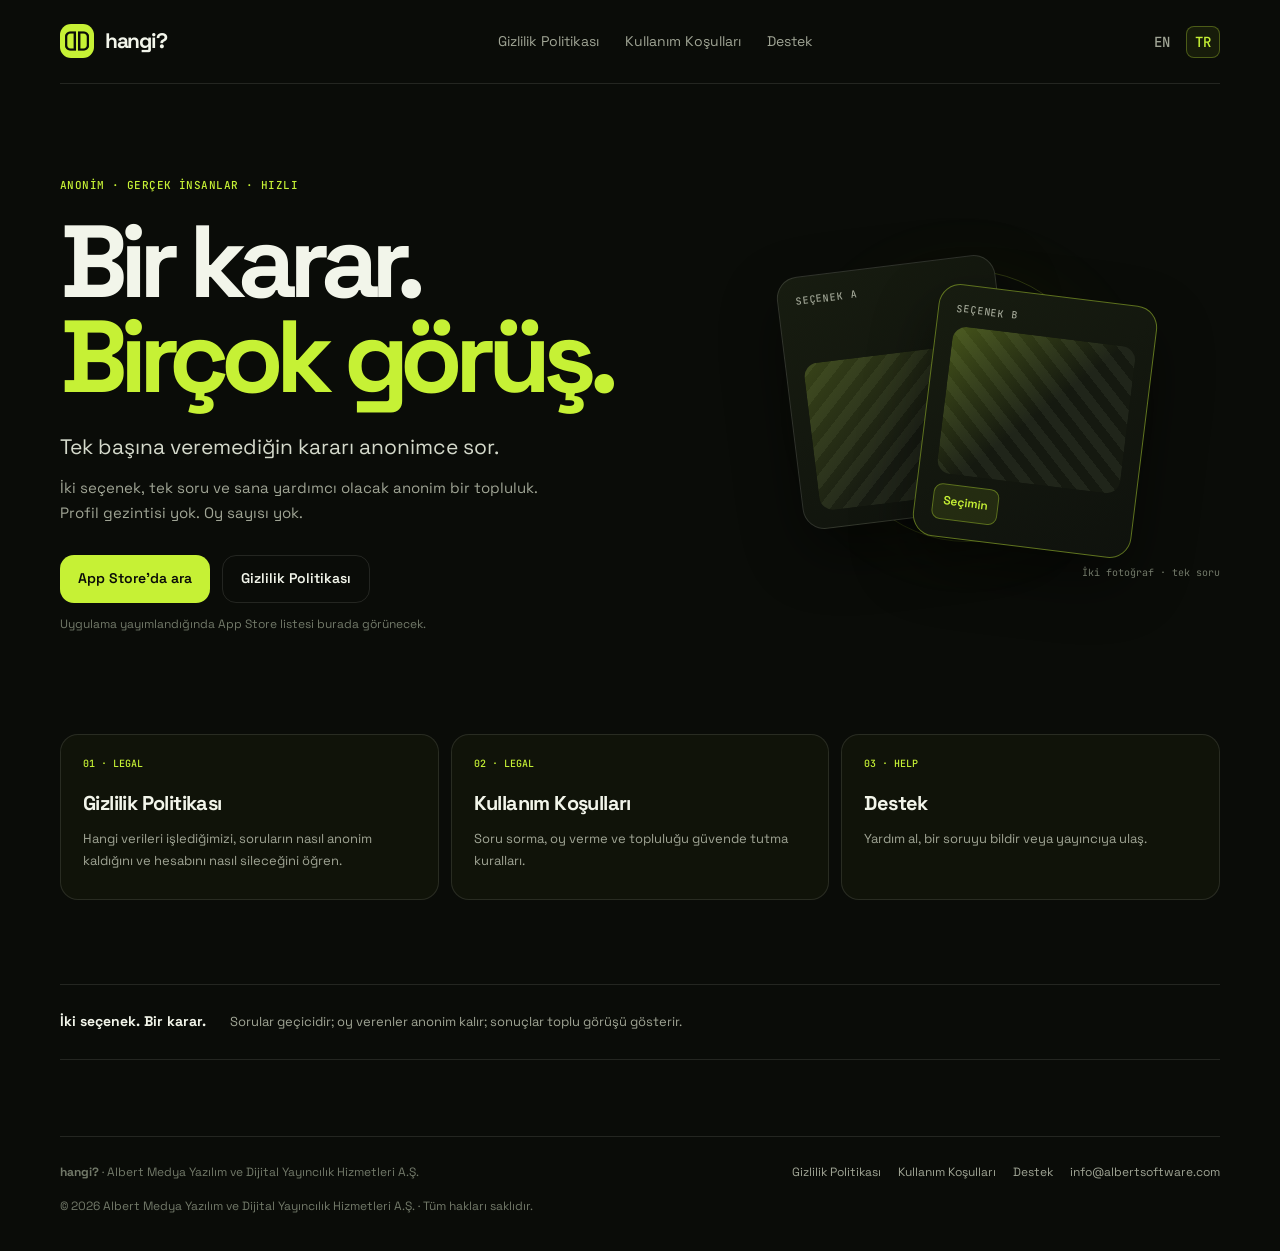
<file: tr/index.html>
<!doctype html>
<html lang="tr">
  <head>
    <meta charset="utf-8" />
    <meta name="viewport" content="width=device-width,initial-scale=1,viewport-fit=cover" />
    <meta name="theme-color" content="#0A0C08" />
    <meta name="color-scheme" content="dark" />
    <meta
      name="description"
      content="Tek başına veremediğin kararı anonimce sor. İki seçenek, tek soru ve sana yardımcı olacak anonim bir topluluk. Profil gezintisi yok. Oy sayısı yok."
    />
    <title>Hangi? · Hangi?</title>
    <link rel="icon" href="../assets/favicon-32.png" sizes="32x32" type="image/png" />
    <link rel="icon" href="../assets/favicon-64.png" sizes="64x64" type="image/png" />
    <link rel="apple-touch-icon" href="../assets/apple-touch-icon.png" />
    <link rel="stylesheet" href="../assets/style.css" />
    <script src="../assets/site.js" defer></script>
    <meta property="og:type" content="website" />
    <meta property="og:site_name" content="Hangi?" />
    <meta property="og:title" content="Hangi?" />
    <meta
      property="og:description"
      content="Tek başına veremediğin kararı anonimce sor. İki seçenek, tek soru ve sana yardımcı olacak anonim bir topluluk. Profil gezintisi yok. Oy sayısı yok."
    />
  </head>
  <body>
    <a class="skip" href="#main">İçeriğe geç</a>
    <div class="shell">
      <header class="top">
        <a class="brand" href="../" aria-label="Ana sayfa"
          ><img src="../assets/favicon.png" width="34" height="34" alt="" /><span>hangi?</span></a
        >
        <nav class="nav" aria-label="Sayfalar">
          <a href="privacy/">Gizlilik Politikası</a><a href="terms/">Kullanım Koşulları</a
          ><a href="support/">Destek</a>
        </nav>
        <div class="right">
          <div class="language" role="group" aria-label="Dil">
            <a href="../" hreflang="en" lang="en" data-lang-link="en">EN</a
            ><a href="./" hreflang="tr" lang="tr" data-lang-link="tr" aria-current="true">TR</a>
          </div>
        </div>
      </header>
      <main id="main">
        <section class="landing">
          <div>
            <p class="overline">ANONİM · GERÇEK İNSANLAR · HIZLI</p>
            <h1>Bir karar.<br /><span>Birçok görüş.</span></h1>
            <p class="lede">Tek başına veremediğin kararı anonimce sor.</p>
            <p class="copy">
              İki seçenek, tek soru ve sana yardımcı olacak anonim bir topluluk. Profil gezintisi
              yok. Oy sayısı yok.
            </p>
            <div class="actions">
              <a
                class="button primary"
                href="https://apps.apple.com/tr/search?term=or%20hangi"
                target="_blank"
                rel="noopener"
                >App Store’da ara</a
              ><a class="button secondary" href="../privacy/">Gizlilik Politikası</a>
            </div>
            <p class="playnote">Uygulama yayımlandığında App Store listesi burada görünecek.</p>
          </div>
          <div
            class="choice-visual"
            role="img"
            aria-label="İki geçici seçenek ve seçilen bir görüş"
          >
            <div class="choice a">
              <span class="label">SEÇENEK A</span>
              <div class="photo"></div>
            </div>
            <div class="choice b">
              <span class="label">SEÇENEK B</span>
              <div class="photo"></div>
              <span class="answer">Seçimin</span>
            </div>
            <span class="choice-caption">İki fotoğraf · tek soru</span>
          </div>
        </section>
        <nav class="tiles" aria-label="Destek">
          <a class="tile" href="privacy/"
            ><small>01 · LEGAL</small><strong>Gizlilik Politikası</strong
            ><span
              >Hangi verileri işlediğimizi, soruların nasıl anonim kaldığını ve hesabını nasıl
              sileceğini öğren.</span
            ></a
          ><a class="tile" href="terms/"
            ><small>02 · LEGAL</small><strong>Kullanım Koşulları</strong
            ><span>Soru sorma, oy verme ve topluluğu güvende tutma kuralları.</span></a
          ><a class="tile" href="support/"
            ><small>03 · HELP</small><strong>Destek</strong
            ><span>Yardım al, bir soruyu bildir veya yayıncıya ulaş.</span></a
          >
        </nav>
        <div class="strip">
          <b>İki seçenek. Bir karar.</b
          ><span>Sorular geçicidir; oy verenler anonim kalır; sonuçlar toplu görüşü gösterir.</span>
        </div>
      </main>
      <footer class="foot">
        <div class="footrow">
          <span
            ><strong>hangi?</strong> · Albert Medya Yazılım ve Dijital Yayıncılık Hizmetleri
            A.Ş.</span
          >
          <div class="footlinks">
            <a href="../privacy/">Gizlilik Politikası</a><a href="terms/">Kullanım Koşulları</a
            ><a href="support/">Destek</a
            ><a href="mailto:info@albertsoftware.com">info@albertsoftware.com</a>
          </div>
        </div>
        <div class="copyright">
          © 2026 Albert Medya Yazılım ve Dijital Yayıncılık Hizmetleri A.Ş. · Tüm hakları saklıdır.
        </div>
      </footer>
    </div>
  </body>
</html>
</file>
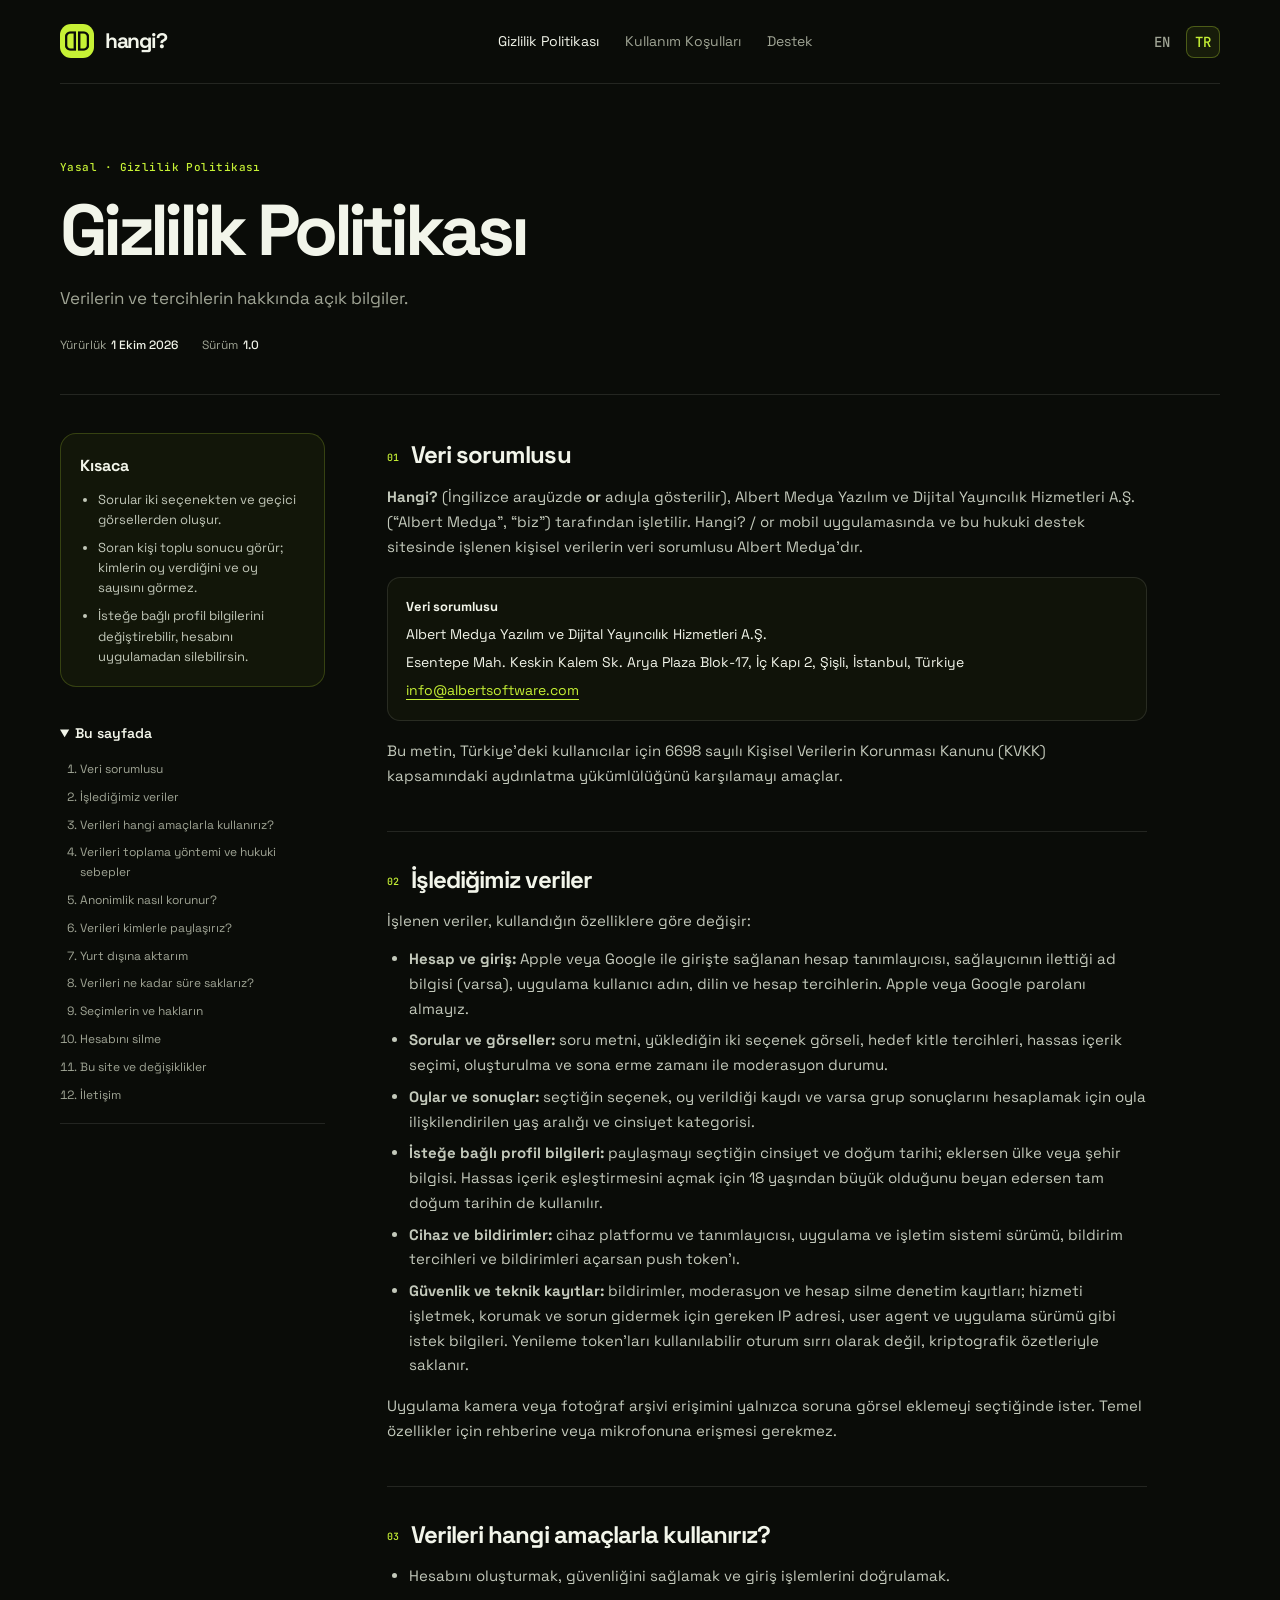
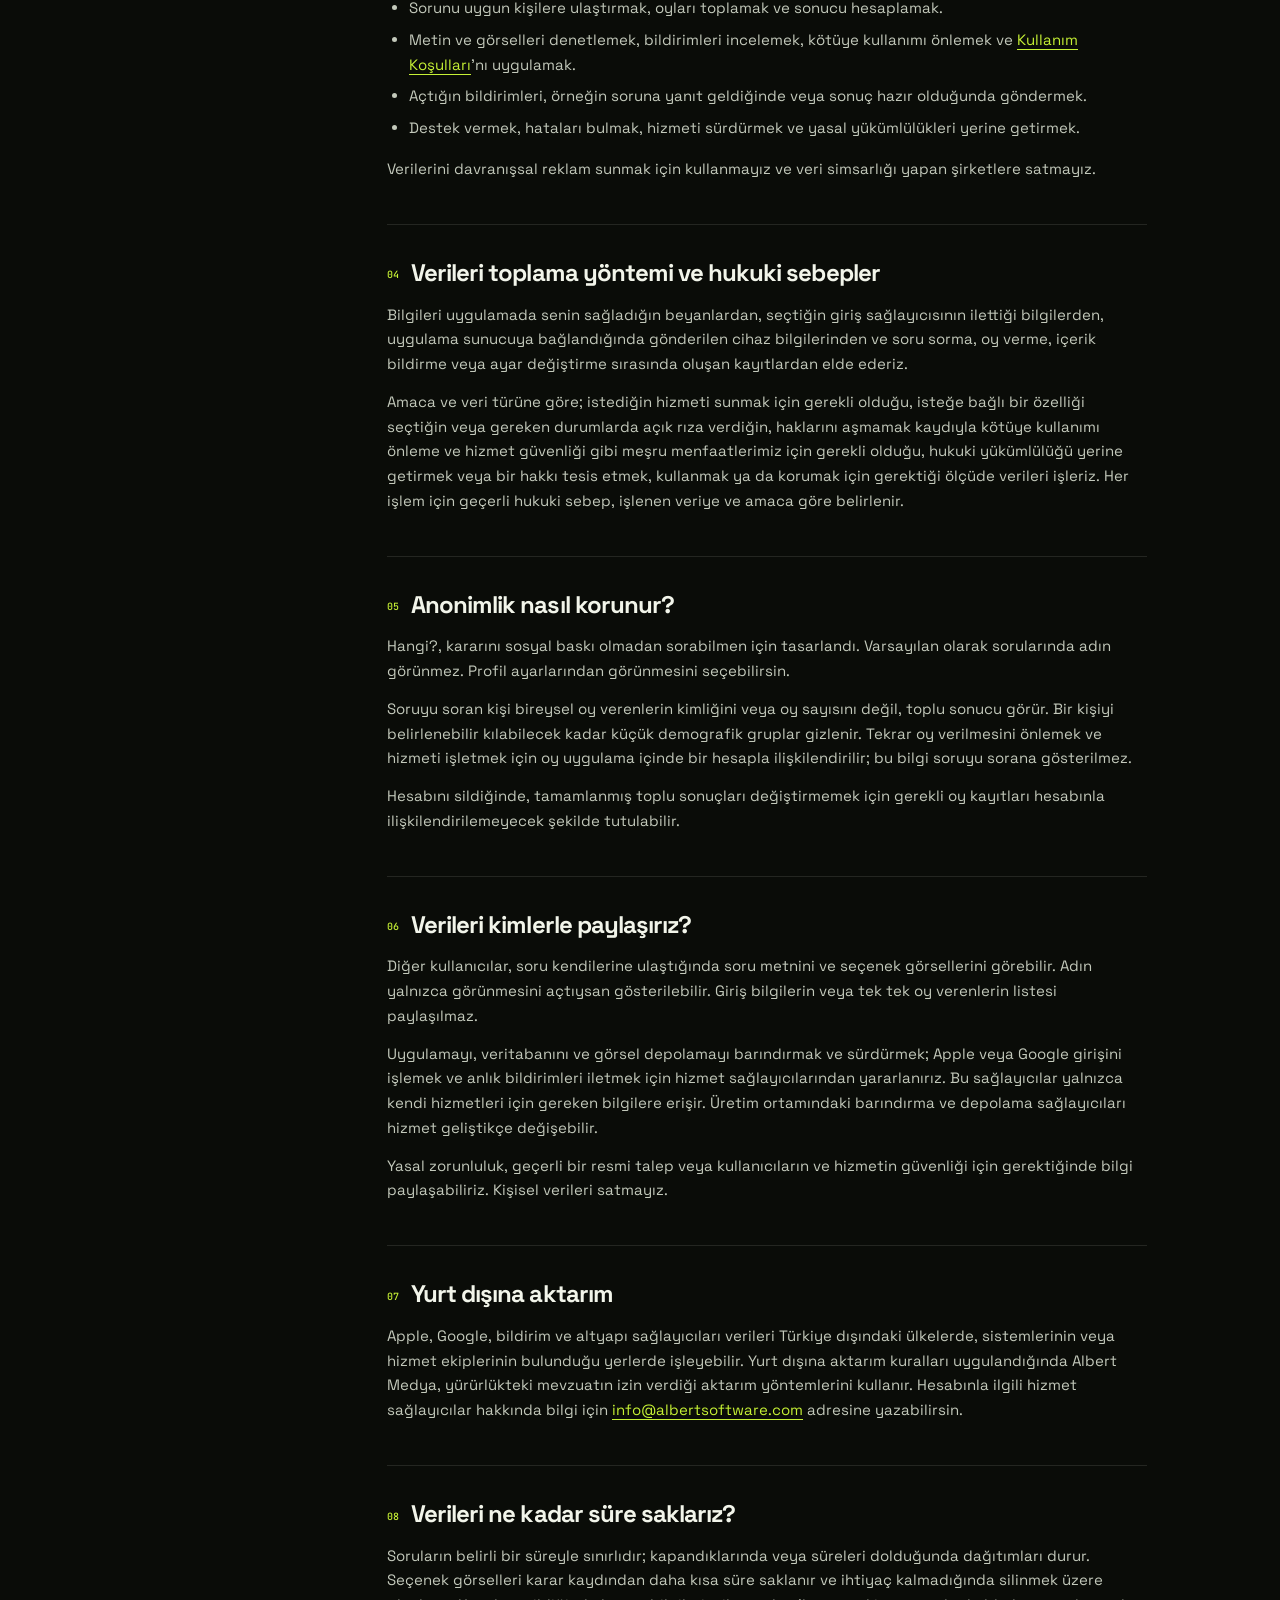
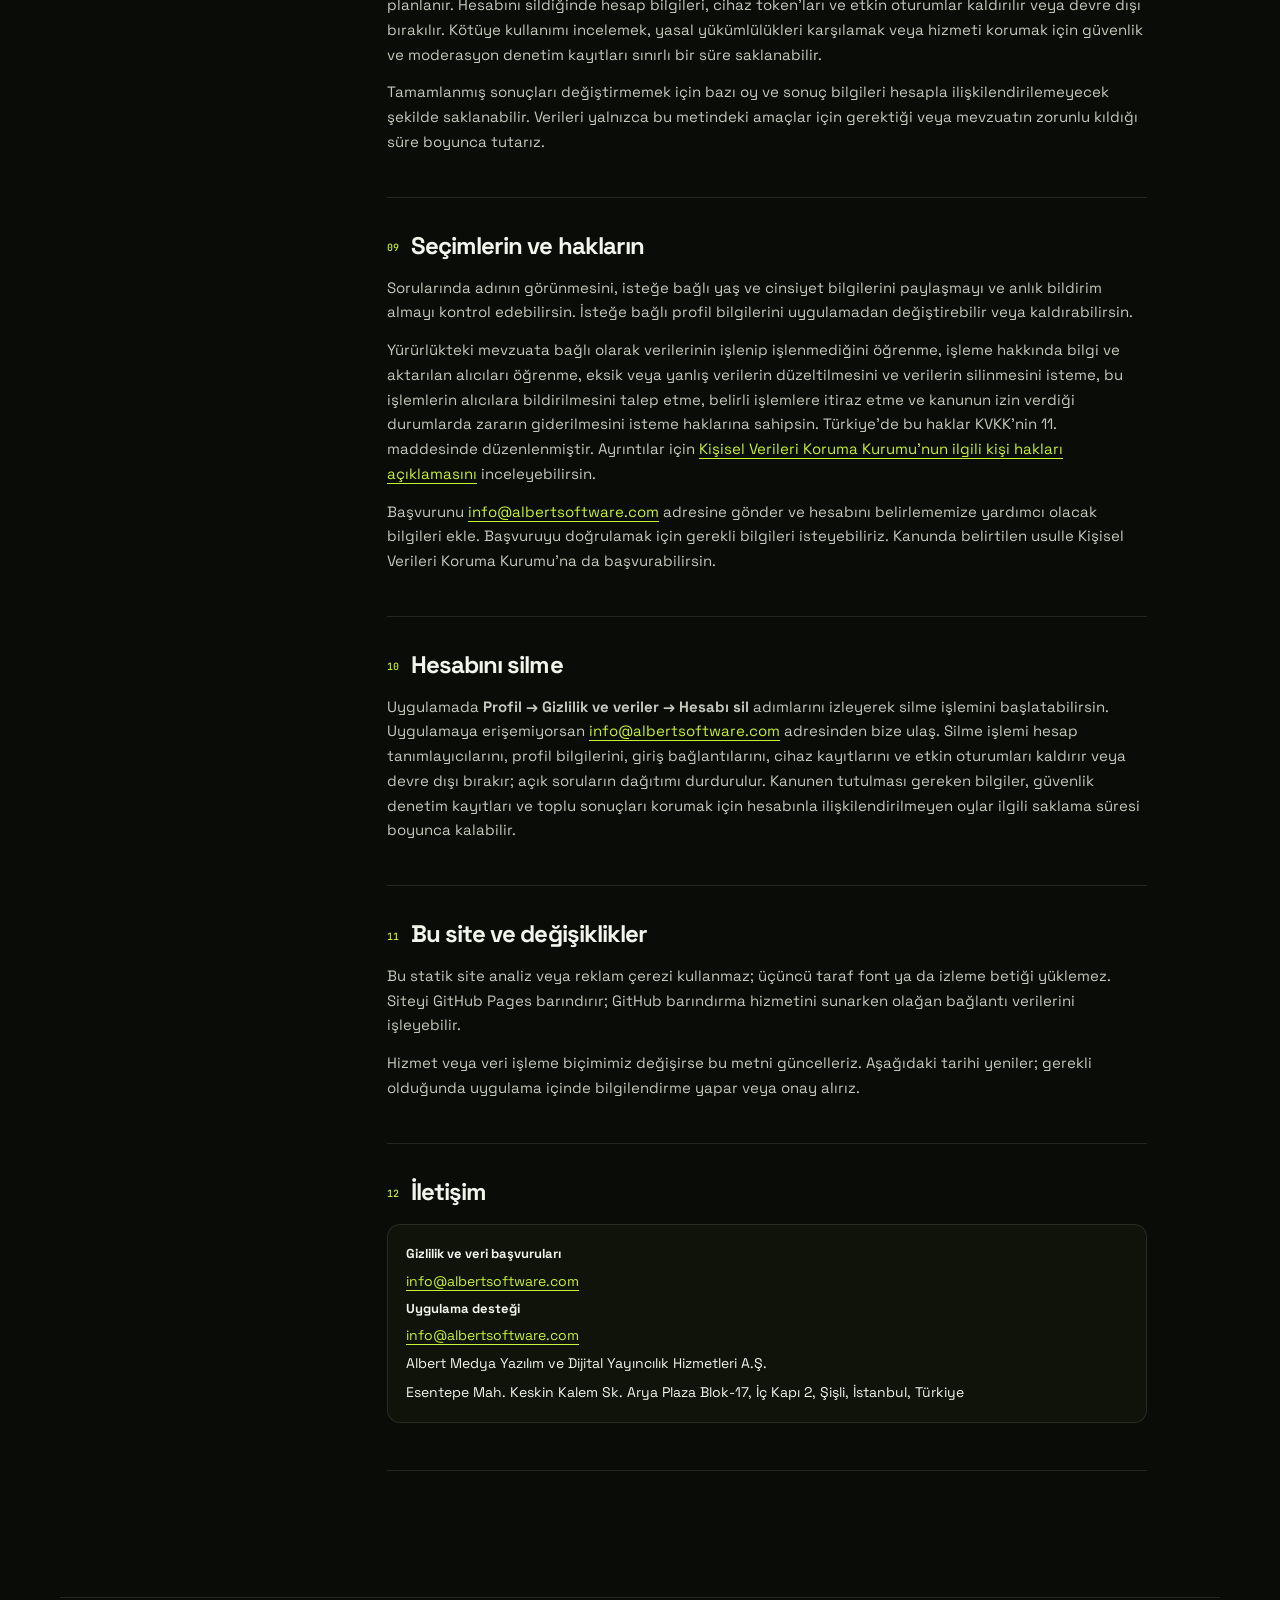
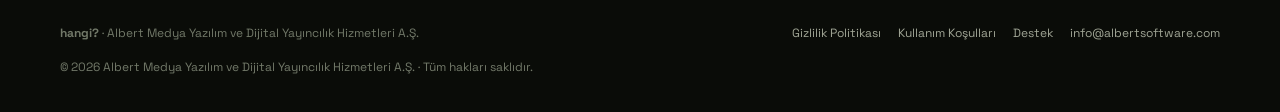
<file: tr/privacy/index.html>
<!doctype html>
<html lang="tr">
  <head>
    <meta charset="utf-8" />
    <meta name="viewport" content="width=device-width,initial-scale=1,viewport-fit=cover" />
    <meta name="theme-color" content="#0A0C08" />
    <meta name="color-scheme" content="dark" />
    <meta
      name="description"
      content="Hangi? / or uygulamasında işlenen veriler, kullanım amaçları ve gizlilik tercihlerin."
    />
    <title>Gizlilik Politikası · Hangi?</title>
    <link rel="icon" href="../../assets/favicon-32.png" sizes="32x32" type="image/png" />
    <link rel="icon" href="../../assets/favicon-64.png" sizes="64x64" type="image/png" />
    <link rel="apple-touch-icon" href="../../assets/apple-touch-icon.png" />
    <link rel="stylesheet" href="../../assets/style.css" />
    <script src="../../assets/site.js" defer></script>
    <meta property="og:type" content="website" />
    <meta property="og:site_name" content="Hangi?" />
    <meta property="og:title" content="Gizlilik Politikası" />
    <meta
      property="og:description"
      content="Hangi? / or uygulamasında işlenen veriler, kullanım amaçları ve gizlilik tercihlerin."
    />
  </head>
  <body>
    <a class="skip" href="#main">İçeriğe geç</a>
    <div class="shell">
      <header class="top">
        <a class="brand" href="../../" aria-label="Ana sayfa"
          ><img src="../../assets/favicon.png" width="34" height="34" alt="" /><span
            >hangi?</span
          ></a
        >
        <nav class="nav" aria-label="Sayfalar">
          <a href="../privacy/" aria-current="page">Gizlilik Politikası</a
          ><a href="../terms/">Kullanım Koşulları</a><a href="../support/">Destek</a>
        </nav>
        <div class="right">
          <div class="language" role="group" aria-label="Dil">
            <a href="../../privacy/" hreflang="en" lang="en" data-lang-link="en">EN</a
            ><a href="./" hreflang="tr" lang="tr" data-lang-link="tr" aria-current="true">TR</a>
          </div>
        </div>
      </header>
      <main id="main">
        <header class="hero">
          <p class="overline">Yasal · Gizlilik Politikası</p>
          <h1>Gizlilik Politikası</h1>
          <p class="lede">Verilerin ve tercihlerin hakkında açık bilgiler.</p>
          <ul class="meta">
            <li><span>Yürürlük</span><b>1 Ekim 2026</b></li>
            <li><span>Sürüm</span><b>1.0</b></li>
          </ul>
        </header>
        <div class="doc-layout">
          <aside class="rail">
            <div class="brief">
              <h2>Kısaca</h2>
              <ul>
                <li>Sorular iki seçenekten ve geçici görsellerden oluşur.</li>
                <li>Soran kişi toplu sonucu görür; kimlerin oy verdiğini ve oy sayısını görmez.</li>
                <li>
                  İsteğe bağlı profil bilgilerini değiştirebilir, hesabını uygulamadan silebilirsin.
                </li>
              </ul>
            </div>
            <details class="toc" open>
              <summary>Bu sayfada</summary>
              <ol>
                <li><a href="#1">Veri sorumlusu</a></li>
                <li><a href="#2">İşlediğimiz veriler</a></li>
                <li><a href="#3">Verileri hangi amaçlarla kullanırız?</a></li>
                <li><a href="#4">Verileri toplama yöntemi ve hukuki sebepler</a></li>
                <li><a href="#5">Anonimlik nasıl korunur?</a></li>
                <li><a href="#6">Verileri kimlerle paylaşırız?</a></li>
                <li><a href="#7">Yurt dışına aktarım</a></li>
                <li><a href="#8">Verileri ne kadar süre saklarız?</a></li>
                <li><a href="#9">Seçimlerin ve hakların</a></li>
                <li><a href="#10">Hesabını silme</a></li>
                <li><a href="#11">Bu site ve değişiklikler</a></li>
                <li><a href="#12">İletişim</a></li>
              </ol>
            </details>
          </aside>
          <article class="prose">
            <section id="1">
              <h2><span class="n">01</span>Veri sorumlusu</h2>
              <p>
                <strong>Hangi?</strong> (İngilizce arayüzde <strong>or</strong> adıyla gösterilir),
                Albert Medya Yazılım ve Dijital Yayıncılık Hizmetleri A.Ş. (“Albert Medya”, “biz”)
                tarafından işletilir. Hangi? / or mobil uygulamasında ve bu hukuki destek sitesinde
                işlenen kişisel verilerin veri sorumlusu Albert Medya’dır.
              </p>
              <div class="contact">
                <b>Veri sorumlusu</b
                ><span>Albert Medya Yazılım ve Dijital Yayıncılık Hizmetleri A.Ş.</span
                ><span
                  >Esentepe Mah. Keskin Kalem Sk. Arya Plaza Blok-17, İç Kapı 2, Şişli, İstanbul,
                  Türkiye</span
                ><a href="mailto:info@albertsoftware.com">info@albertsoftware.com</a>
              </div>
              <p>
                Bu metin, Türkiye’deki kullanıcılar için 6698 sayılı Kişisel Verilerin Korunması
                Kanunu (KVKK) kapsamındaki aydınlatma yükümlülüğünü karşılamayı amaçlar.
              </p>
            </section>
            <section id="2">
              <h2><span class="n">02</span>İşlediğimiz veriler</h2>
              <p>İşlenen veriler, kullandığın özelliklere göre değişir:</p>
              <ul>
                <li>
                  <strong>Hesap ve giriş:</strong> Apple veya Google ile girişte sağlanan hesap
                  tanımlayıcısı, sağlayıcının ilettiği ad bilgisi (varsa), uygulama kullanıcı adın,
                  dilin ve hesap tercihlerin. Apple veya Google parolanı almayız.
                </li>
                <li>
                  <strong>Sorular ve görseller:</strong> soru metni, yüklediğin iki seçenek görseli,
                  hedef kitle tercihleri, hassas içerik seçimi, oluşturulma ve sona erme zamanı ile
                  moderasyon durumu.
                </li>
                <li>
                  <strong>Oylar ve sonuçlar:</strong> seçtiğin seçenek, oy verildiği kaydı ve varsa
                  grup sonuçlarını hesaplamak için oyla ilişkilendirilen yaş aralığı ve cinsiyet
                  kategorisi.
                </li>
                <li>
                  <strong>İsteğe bağlı profil bilgileri:</strong> paylaşmayı seçtiğin cinsiyet ve
                  doğum tarihi; eklersen ülke veya şehir bilgisi. Hassas içerik eşleştirmesini açmak
                  için 18 yaşından büyük olduğunu beyan edersen tam doğum tarihin de kullanılır.
                </li>
                <li>
                  <strong>Cihaz ve bildirimler:</strong> cihaz platformu ve tanımlayıcısı, uygulama
                  ve işletim sistemi sürümü, bildirim tercihleri ve bildirimleri açarsan push
                  token’ı.
                </li>
                <li>
                  <strong>Güvenlik ve teknik kayıtlar:</strong> bildirimler, moderasyon ve hesap
                  silme denetim kayıtları; hizmeti işletmek, korumak ve sorun gidermek için gereken
                  IP adresi, user agent ve uygulama sürümü gibi istek bilgileri. Yenileme token’ları
                  kullanılabilir oturum sırrı olarak değil, kriptografik özetleriyle saklanır.
                </li>
              </ul>
              <p>
                Uygulama kamera veya fotoğraf arşivi erişimini yalnızca soruna görsel eklemeyi
                seçtiğinde ister. Temel özellikler için rehberine veya mikrofonuna erişmesi
                gerekmez.
              </p>
            </section>
            <section id="3">
              <h2><span class="n">03</span>Verileri hangi amaçlarla kullanırız?</h2>
              <ul>
                <li>Hesabını oluşturmak, güvenliğini sağlamak ve giriş işlemlerini doğrulamak.</li>
                <li>Sorunu uygun kişilere ulaştırmak, oyları toplamak ve sonucu hesaplamak.</li>
                <li>
                  Metin ve görselleri denetlemek, bildirimleri incelemek, kötüye kullanımı önlemek
                  ve <a href="../terms/">Kullanım Koşulları</a>’nı uygulamak.
                </li>
                <li>
                  Açtığın bildirimleri, örneğin soruna yanıt geldiğinde veya sonuç hazır olduğunda
                  göndermek.
                </li>
                <li>
                  Destek vermek, hataları bulmak, hizmeti sürdürmek ve yasal yükümlülükleri yerine
                  getirmek.
                </li>
              </ul>
              <p>
                Verilerini davranışsal reklam sunmak için kullanmayız ve veri simsarlığı yapan
                şirketlere satmayız.
              </p>
            </section>
            <section id="4">
              <h2><span class="n">04</span>Verileri toplama yöntemi ve hukuki sebepler</h2>
              <p>
                Bilgileri uygulamada senin sağladığın beyanlardan, seçtiğin giriş sağlayıcısının
                ilettiği bilgilerden, uygulama sunucuya bağlandığında gönderilen cihaz bilgilerinden
                ve soru sorma, oy verme, içerik bildirme veya ayar değiştirme sırasında oluşan
                kayıtlardan elde ederiz.
              </p>
              <p>
                Amaca ve veri türüne göre; istediğin hizmeti sunmak için gerekli olduğu, isteğe
                bağlı bir özelliği seçtiğin veya gereken durumlarda açık rıza verdiğin, haklarını
                aşmamak kaydıyla kötüye kullanımı önleme ve hizmet güvenliği gibi meşru
                menfaatlerimiz için gerekli olduğu, hukuki yükümlülüğü yerine getirmek veya bir
                hakkı tesis etmek, kullanmak ya da korumak için gerektiği ölçüde verileri işleriz.
                Her işlem için geçerli hukuki sebep, işlenen veriye ve amaca göre belirlenir.
              </p>
            </section>
            <section id="5">
              <h2><span class="n">05</span>Anonimlik nasıl korunur?</h2>
              <p>
                Hangi?, kararını sosyal baskı olmadan sorabilmen için tasarlandı. Varsayılan olarak
                sorularında adın görünmez. Profil ayarlarından görünmesini seçebilirsin.
              </p>
              <p>
                Soruyu soran kişi bireysel oy verenlerin kimliğini veya oy sayısını değil, toplu
                sonucu görür. Bir kişiyi belirlenebilir kılabilecek kadar küçük demografik gruplar
                gizlenir. Tekrar oy verilmesini önlemek ve hizmeti işletmek için oy uygulama içinde
                bir hesapla ilişkilendirilir; bu bilgi soruyu sorana gösterilmez.
              </p>
              <p>
                Hesabını sildiğinde, tamamlanmış toplu sonuçları değiştirmemek için gerekli oy
                kayıtları hesabınla ilişkilendirilemeyecek şekilde tutulabilir.
              </p>
            </section>
            <section id="6">
              <h2><span class="n">06</span>Verileri kimlerle paylaşırız?</h2>
              <p>
                Diğer kullanıcılar, soru kendilerine ulaştığında soru metnini ve seçenek
                görsellerini görebilir. Adın yalnızca görünmesini açtıysan gösterilebilir. Giriş
                bilgilerin veya tek tek oy verenlerin listesi paylaşılmaz.
              </p>
              <p>
                Uygulamayı, veritabanını ve görsel depolamayı barındırmak ve sürdürmek; Apple veya
                Google girişini işlemek ve anlık bildirimleri iletmek için hizmet sağlayıcılarından
                yararlanırız. Bu sağlayıcılar yalnızca kendi hizmetleri için gereken bilgilere
                erişir. Üretim ortamındaki barındırma ve depolama sağlayıcıları hizmet geliştikçe
                değişebilir.
              </p>
              <p>
                Yasal zorunluluk, geçerli bir resmi talep veya kullanıcıların ve hizmetin güvenliği
                için gerektiğinde bilgi paylaşabiliriz. Kişisel verileri satmayız.
              </p>
            </section>
            <section id="7">
              <h2><span class="n">07</span>Yurt dışına aktarım</h2>
              <p>
                Apple, Google, bildirim ve altyapı sağlayıcıları verileri Türkiye dışındaki
                ülkelerde, sistemlerinin veya hizmet ekiplerinin bulunduğu yerlerde işleyebilir.
                Yurt dışına aktarım kuralları uygulandığında Albert Medya, yürürlükteki mevzuatın
                izin verdiği aktarım yöntemlerini kullanır. Hesabınla ilgili hizmet sağlayıcılar
                hakkında bilgi için
                <a href="mailto:info@albertsoftware.com">info@albertsoftware.com</a> adresine
                yazabilirsin.
              </p>
            </section>
            <section id="8">
              <h2><span class="n">08</span>Verileri ne kadar süre saklarız?</h2>
              <p>
                Soruların belirli bir süreyle sınırlıdır; kapandıklarında veya süreleri dolduğunda
                dağıtımları durur. Seçenek görselleri karar kaydından daha kısa süre saklanır ve
                ihtiyaç kalmadığında silinmek üzere planlanır. Hesabını sildiğinde hesap bilgileri,
                cihaz token’ları ve etkin oturumlar kaldırılır veya devre dışı bırakılır. Kötüye
                kullanımı incelemek, yasal yükümlülükleri karşılamak veya hizmeti korumak için
                güvenlik ve moderasyon denetim kayıtları sınırlı bir süre saklanabilir.
              </p>
              <p>
                Tamamlanmış sonuçları değiştirmemek için bazı oy ve sonuç bilgileri hesapla
                ilişkilendirilemeyecek şekilde saklanabilir. Verileri yalnızca bu metindeki amaçlar
                için gerektiği veya mevzuatın zorunlu kıldığı süre boyunca tutarız.
              </p>
            </section>
            <section id="9">
              <h2><span class="n">09</span>Seçimlerin ve hakların</h2>
              <p>
                Sorularında adının görünmesini, isteğe bağlı yaş ve cinsiyet bilgilerini paylaşmayı
                ve anlık bildirim almayı kontrol edebilirsin. İsteğe bağlı profil bilgilerini
                uygulamadan değiştirebilir veya kaldırabilirsin.
              </p>
              <p>
                Yürürlükteki mevzuata bağlı olarak verilerinin işlenip işlenmediğini öğrenme, işleme
                hakkında bilgi ve aktarılan alıcıları öğrenme, eksik veya yanlış verilerin
                düzeltilmesini ve verilerin silinmesini isteme, bu işlemlerin alıcılara
                bildirilmesini talep etme, belirli işlemlere itiraz etme ve kanunun izin verdiği
                durumlarda zararın giderilmesini isteme haklarına sahipsin. Türkiye’de bu haklar
                KVKK’nin 11. maddesinde düzenlenmiştir. Ayrıntılar için
                <a href="https://www.kvkk.gov.tr/Icerik/2036/Ilgili-Kisinin-Haklari"
                  >Kişisel Verileri Koruma Kurumu’nun ilgili kişi hakları açıklamasını</a
                >
                inceleyebilirsin.
              </p>
              <p>
                Başvurunu
                <a href="mailto:info@albertsoftware.com">info@albertsoftware.com</a> adresine gönder
                ve hesabını belirlememize yardımcı olacak bilgileri ekle. Başvuruyu doğrulamak için
                gerekli bilgileri isteyebiliriz. Kanunda belirtilen usulle Kişisel Verileri Koruma
                Kurumu’na da başvurabilirsin.
              </p>
            </section>
            <section id="10">
              <h2><span class="n">10</span>Hesabını silme</h2>
              <p>
                Uygulamada <strong>Profil → Gizlilik ve veriler → Hesabı sil</strong> adımlarını
                izleyerek silme işlemini başlatabilirsin. Uygulamaya erişemiyorsan
                <a href="mailto:info@albertsoftware.com">info@albertsoftware.com</a> adresinden bize
                ulaş. Silme işlemi hesap tanımlayıcılarını, profil bilgilerini, giriş
                bağlantılarını, cihaz kayıtlarını ve etkin oturumları kaldırır veya devre dışı
                bırakır; açık soruların dağıtımı durdurulur. Kanunen tutulması gereken bilgiler,
                güvenlik denetim kayıtları ve toplu sonuçları korumak için hesabınla
                ilişkilendirilmeyen oylar ilgili saklama süresi boyunca kalabilir.
              </p>
            </section>
            <section id="11">
              <h2><span class="n">11</span>Bu site ve değişiklikler</h2>
              <p>
                Bu statik site analiz veya reklam çerezi kullanmaz; üçüncü taraf font ya da izleme
                betiği yüklemez. Siteyi GitHub Pages barındırır; GitHub barındırma hizmetini
                sunarken olağan bağlantı verilerini işleyebilir.
              </p>
              <p>
                Hizmet veya veri işleme biçimimiz değişirse bu metni güncelleriz. Aşağıdaki tarihi
                yeniler; gerekli olduğunda uygulama içinde bilgilendirme yapar veya onay alırız.
              </p>
            </section>
            <section id="12">
              <h2><span class="n">12</span>İletişim</h2>
              <div class="contact">
                <b>Gizlilik ve veri başvuruları</b
                ><a href="mailto:info@albertsoftware.com">info@albertsoftware.com</a
                ><b>Uygulama desteği</b
                ><a href="mailto:info@albertsoftware.com">info@albertsoftware.com</a
                ><span>Albert Medya Yazılım ve Dijital Yayıncılık Hizmetleri A.Ş.</span
                ><span
                  >Esentepe Mah. Keskin Kalem Sk. Arya Plaza Blok-17, İç Kapı 2, Şişli, İstanbul,
                  Türkiye</span
                >
              </div>
            </section>
          </article>
        </div>
      </main>
      <footer class="foot">
        <div class="footrow">
          <span
            ><strong>hangi?</strong> · Albert Medya Yazılım ve Dijital Yayıncılık Hizmetleri
            A.Ş.</span
          >
          <div class="footlinks">
            <a href="../../privacy/">Gizlilik Politikası</a
            ><a href="../terms/">Kullanım Koşulları</a><a href="../support/">Destek</a
            ><a href="mailto:info@albertsoftware.com">info@albertsoftware.com</a>
          </div>
        </div>
        <div class="copyright">
          © 2026 Albert Medya Yazılım ve Dijital Yayıncılık Hizmetleri A.Ş. · Tüm hakları saklıdır.
        </div>
      </footer>
    </div>
  </body>
</html>
</file>
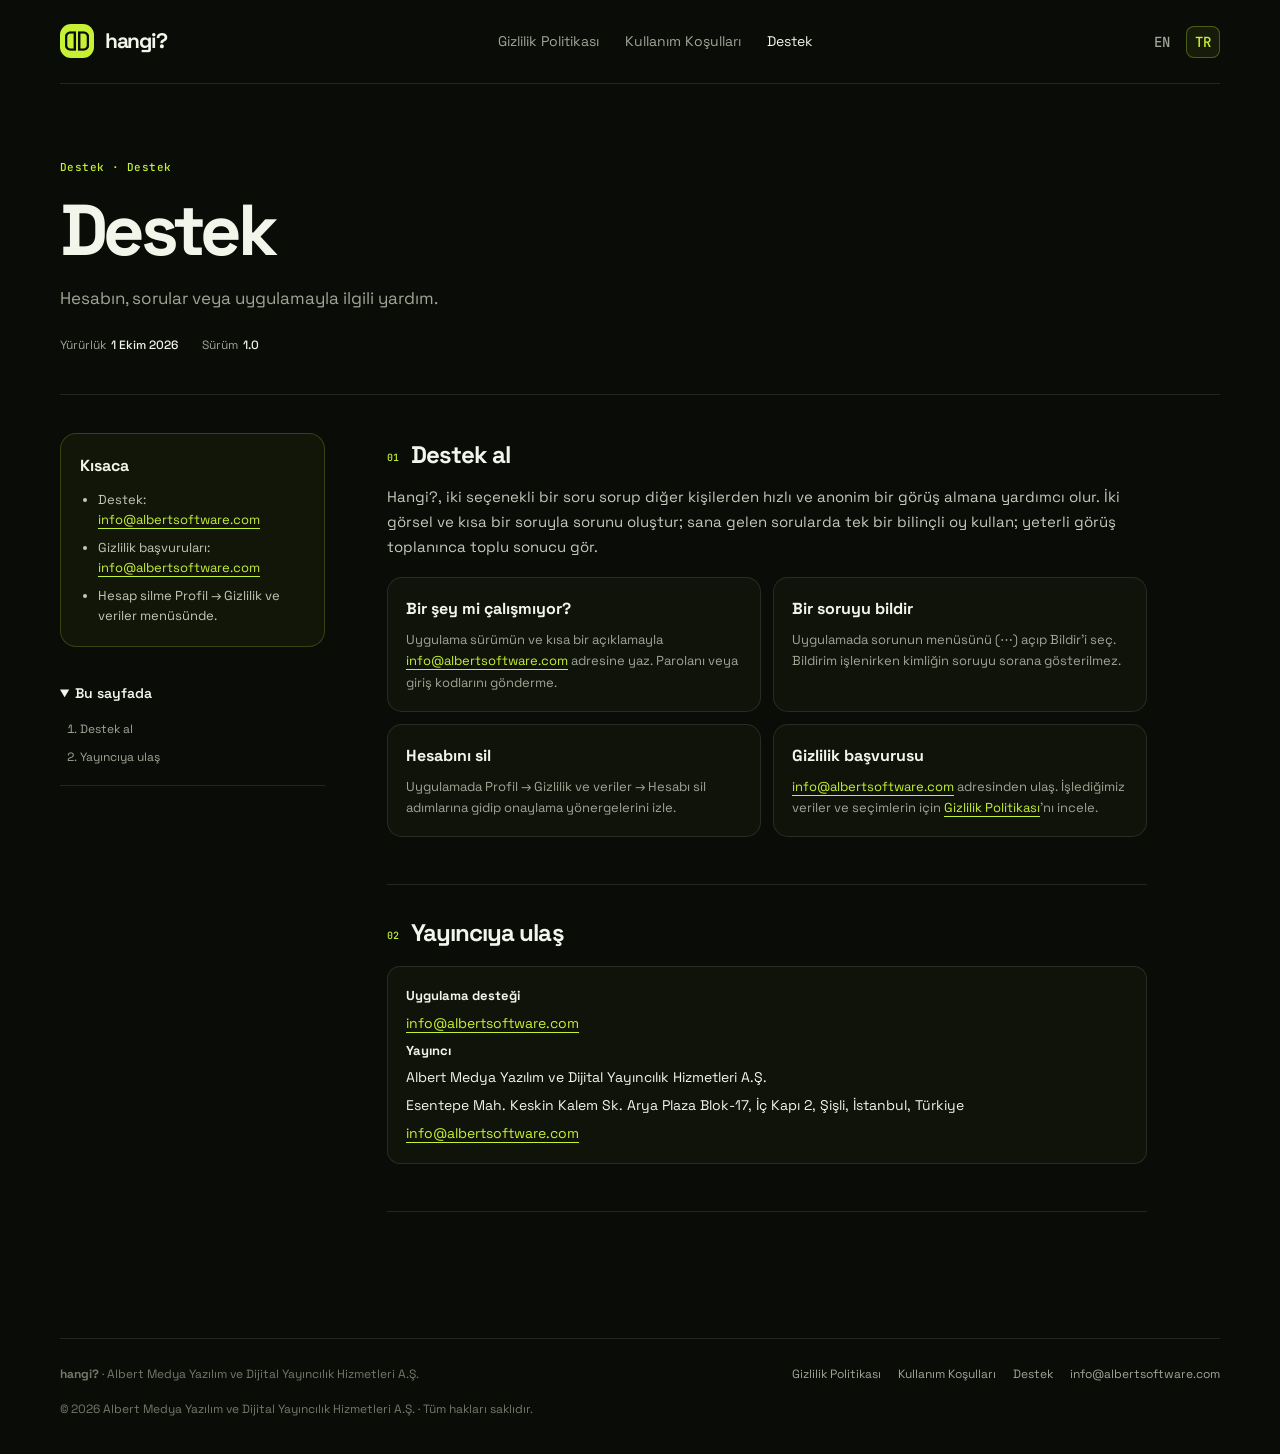
<file: tr/support/index.html>
<!doctype html>
<html lang="tr">
  <head>
    <meta charset="utf-8" />
    <meta name="viewport" content="width=device-width,initial-scale=1,viewport-fit=cover" />
    <meta name="theme-color" content="#0A0C08" />
    <meta name="color-scheme" content="dark" />
    <meta name="description" content="Hangi? / or desteği al, soru bildir veya yayıncıya ulaş." />
    <title>Destek · Hangi?</title>
    <link rel="icon" href="../../assets/favicon-32.png" sizes="32x32" type="image/png" />
    <link rel="icon" href="../../assets/favicon-64.png" sizes="64x64" type="image/png" />
    <link rel="apple-touch-icon" href="../../assets/apple-touch-icon.png" />
    <link rel="stylesheet" href="../../assets/style.css" />
    <script src="../../assets/site.js" defer></script>
    <meta property="og:type" content="website" />
    <meta property="og:site_name" content="Hangi?" />
    <meta property="og:title" content="Destek" />
    <meta
      property="og:description"
      content="Hangi? / or desteği al, soru bildir veya yayıncıya ulaş."
    />
  </head>
  <body>
    <a class="skip" href="#main">İçeriğe geç</a>
    <div class="shell">
      <header class="top">
        <a class="brand" href="../../" aria-label="Ana sayfa"
          ><img src="../../assets/favicon.png" width="34" height="34" alt="" /><span
            >hangi?</span
          ></a
        >
        <nav class="nav" aria-label="Sayfalar">
          <a href="../privacy/">Gizlilik Politikası</a><a href="../terms/">Kullanım Koşulları</a
          ><a href="../support/" aria-current="page">Destek</a>
        </nav>
        <div class="right">
          <div class="language" role="group" aria-label="Dil">
            <a href="../../support/" hreflang="en" lang="en" data-lang-link="en">EN</a
            ><a href="./" hreflang="tr" lang="tr" data-lang-link="tr" aria-current="true">TR</a>
          </div>
        </div>
      </header>
      <main id="main">
        <header class="hero">
          <p class="overline">Destek · Destek</p>
          <h1>Destek</h1>
          <p class="lede">Hesabın, sorular veya uygulamayla ilgili yardım.</p>
          <ul class="meta">
            <li><span>Yürürlük</span><b>1 Ekim 2026</b></li>
            <li><span>Sürüm</span><b>1.0</b></li>
          </ul>
        </header>
        <div class="doc-layout">
          <aside class="rail">
            <div class="brief">
              <h2>Kısaca</h2>
              <ul>
                <li>
                  Destek: <a href="mailto:info@albertsoftware.com">info@albertsoftware.com</a>
                </li>
                <li>
                  Gizlilik başvuruları:
                  <a href="mailto:info@albertsoftware.com">info@albertsoftware.com</a>
                </li>
                <li>Hesap silme Profil → Gizlilik ve veriler menüsünde.</li>
              </ul>
            </div>
            <details class="toc" open>
              <summary>Bu sayfada</summary>
              <ol>
                <li><a href="#1">Destek al</a></li>
                <li><a href="#2">Yayıncıya ulaş</a></li>
              </ol>
            </details>
          </aside>
          <article class="prose">
            <section id="1">
              <h2><span class="n">01</span>Destek al</h2>
              <p>
                Hangi?, iki seçenekli bir soru sorup diğer kişilerden hızlı ve anonim bir görüş
                almana yardımcı olur. İki görsel ve kısa bir soruyla sorunu oluştur; sana gelen
                sorularda tek bir bilinçli oy kullan; yeterli görüş toplanınca toplu sonucu gör.
              </p>
              <div class="help-grid">
                <div class="help-card">
                  <b>Bir şey mi çalışmıyor?</b>
                  <p>
                    Uygulama sürümün ve kısa bir açıklamayla
                    <a href="mailto:info@albertsoftware.com">info@albertsoftware.com</a> adresine
                    yaz. Parolanı veya giriş kodlarını gönderme.
                  </p>
                </div>
                <div class="help-card">
                  <b>Bir soruyu bildir</b>
                  <p>
                    Uygulamada sorunun menüsünü (⋯) açıp Bildir’i seç. Bildirim işlenirken kimliğin
                    soruyu sorana gösterilmez.
                  </p>
                </div>
                <div class="help-card">
                  <b>Hesabını sil</b>
                  <p>
                    Uygulamada Profil → Gizlilik ve veriler → Hesabı sil adımlarına gidip onaylama
                    yönergelerini izle.
                  </p>
                </div>
                <div class="help-card">
                  <b>Gizlilik başvurusu</b>
                  <p>
                    <a href="mailto:info@albertsoftware.com">info@albertsoftware.com</a> adresinden
                    ulaş. İşlediğimiz veriler ve seçimlerin için
                    <a href="../privacy/">Gizlilik Politikası</a>’nı incele.
                  </p>
                </div>
              </div>
            </section>
            <section id="2">
              <h2><span class="n">02</span>Yayıncıya ulaş</h2>
              <div class="contact">
                <b>Uygulama desteği</b
                ><a href="mailto:info@albertsoftware.com">info@albertsoftware.com</a><b>Yayıncı</b
                ><span>Albert Medya Yazılım ve Dijital Yayıncılık Hizmetleri A.Ş.</span
                ><span
                  >Esentepe Mah. Keskin Kalem Sk. Arya Plaza Blok-17, İç Kapı 2, Şişli, İstanbul,
                  Türkiye</span
                ><a href="mailto:info@albertsoftware.com">info@albertsoftware.com</a>
              </div>
            </section>
          </article>
        </div>
      </main>
      <footer class="foot">
        <div class="footrow">
          <span
            ><strong>hangi?</strong> · Albert Medya Yazılım ve Dijital Yayıncılık Hizmetleri
            A.Ş.</span
          >
          <div class="footlinks">
            <a href="../../privacy/">Gizlilik Politikası</a
            ><a href="../terms/">Kullanım Koşulları</a><a href="../support/">Destek</a
            ><a href="mailto:info@albertsoftware.com">info@albertsoftware.com</a>
          </div>
        </div>
        <div class="copyright">
          © 2026 Albert Medya Yazılım ve Dijital Yayıncılık Hizmetleri A.Ş. · Tüm hakları saklıdır.
        </div>
      </footer>
    </div>
  </body>
</html>
</file>
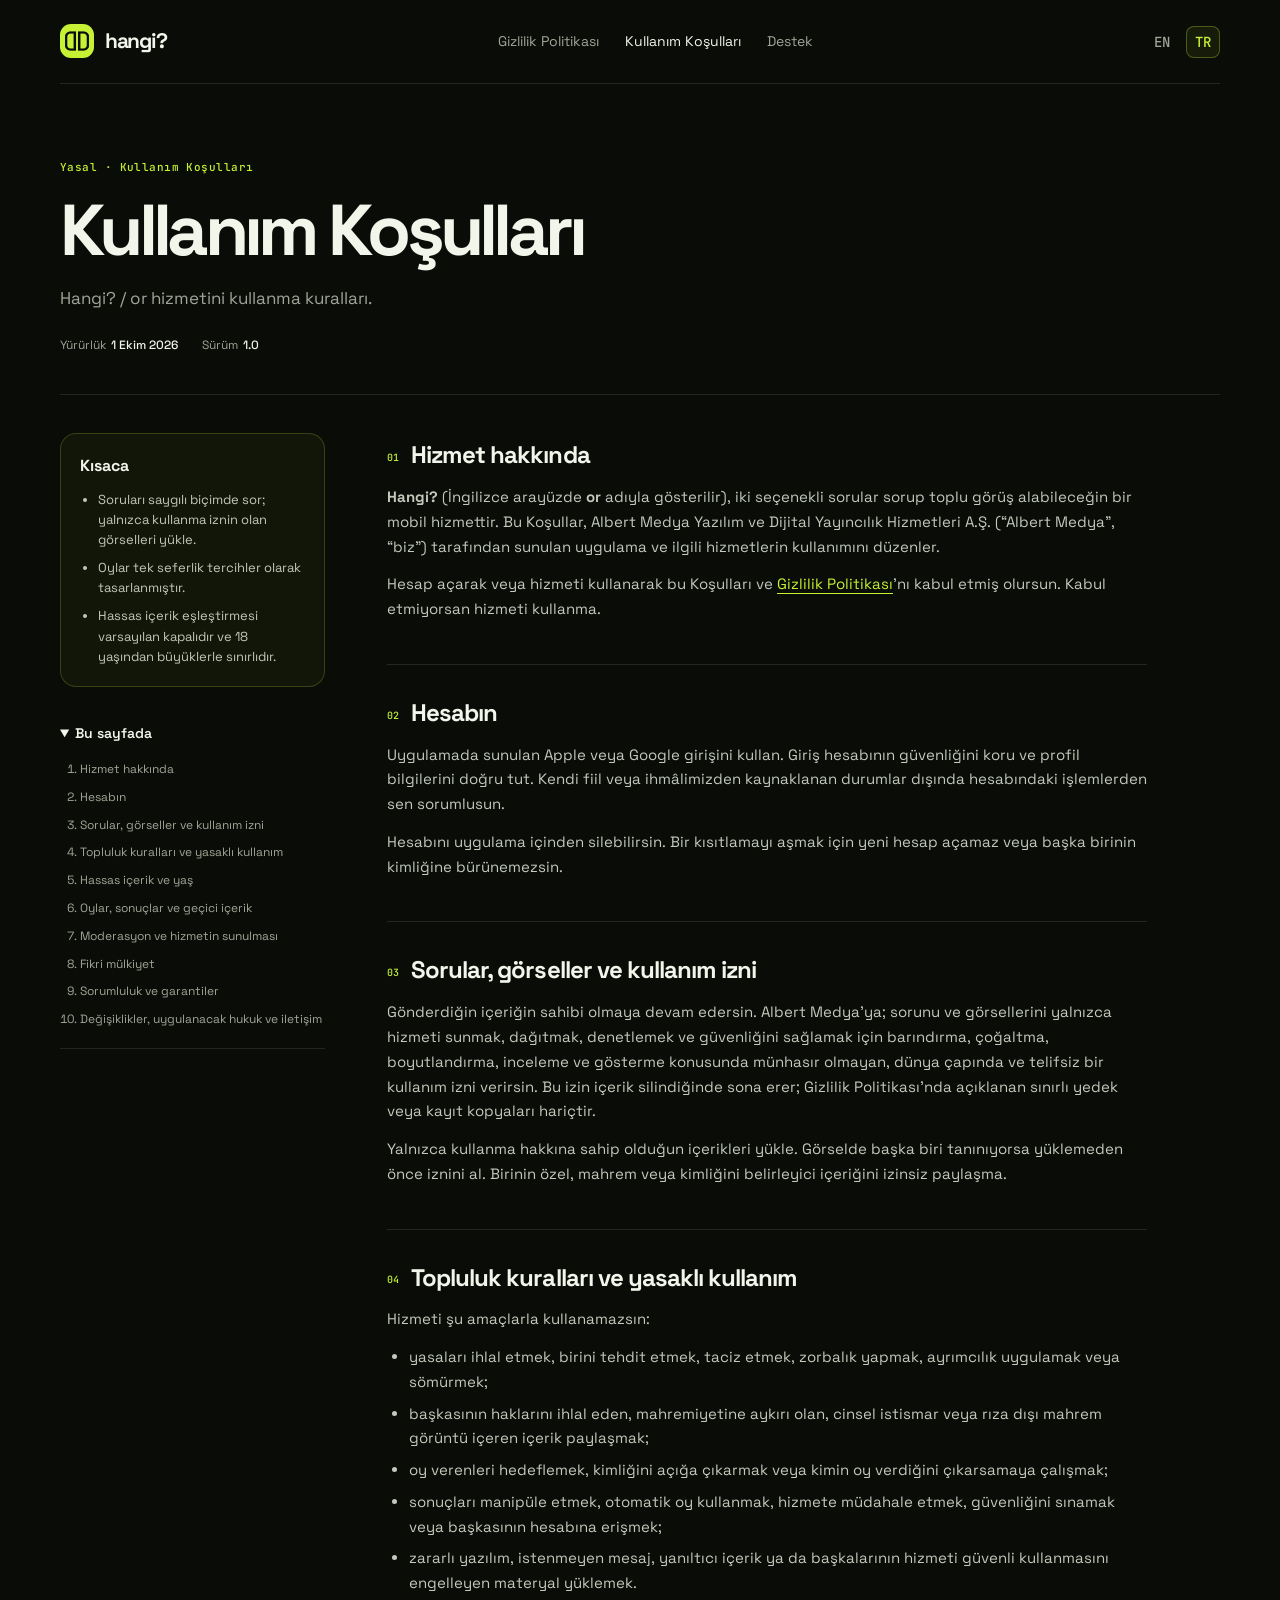
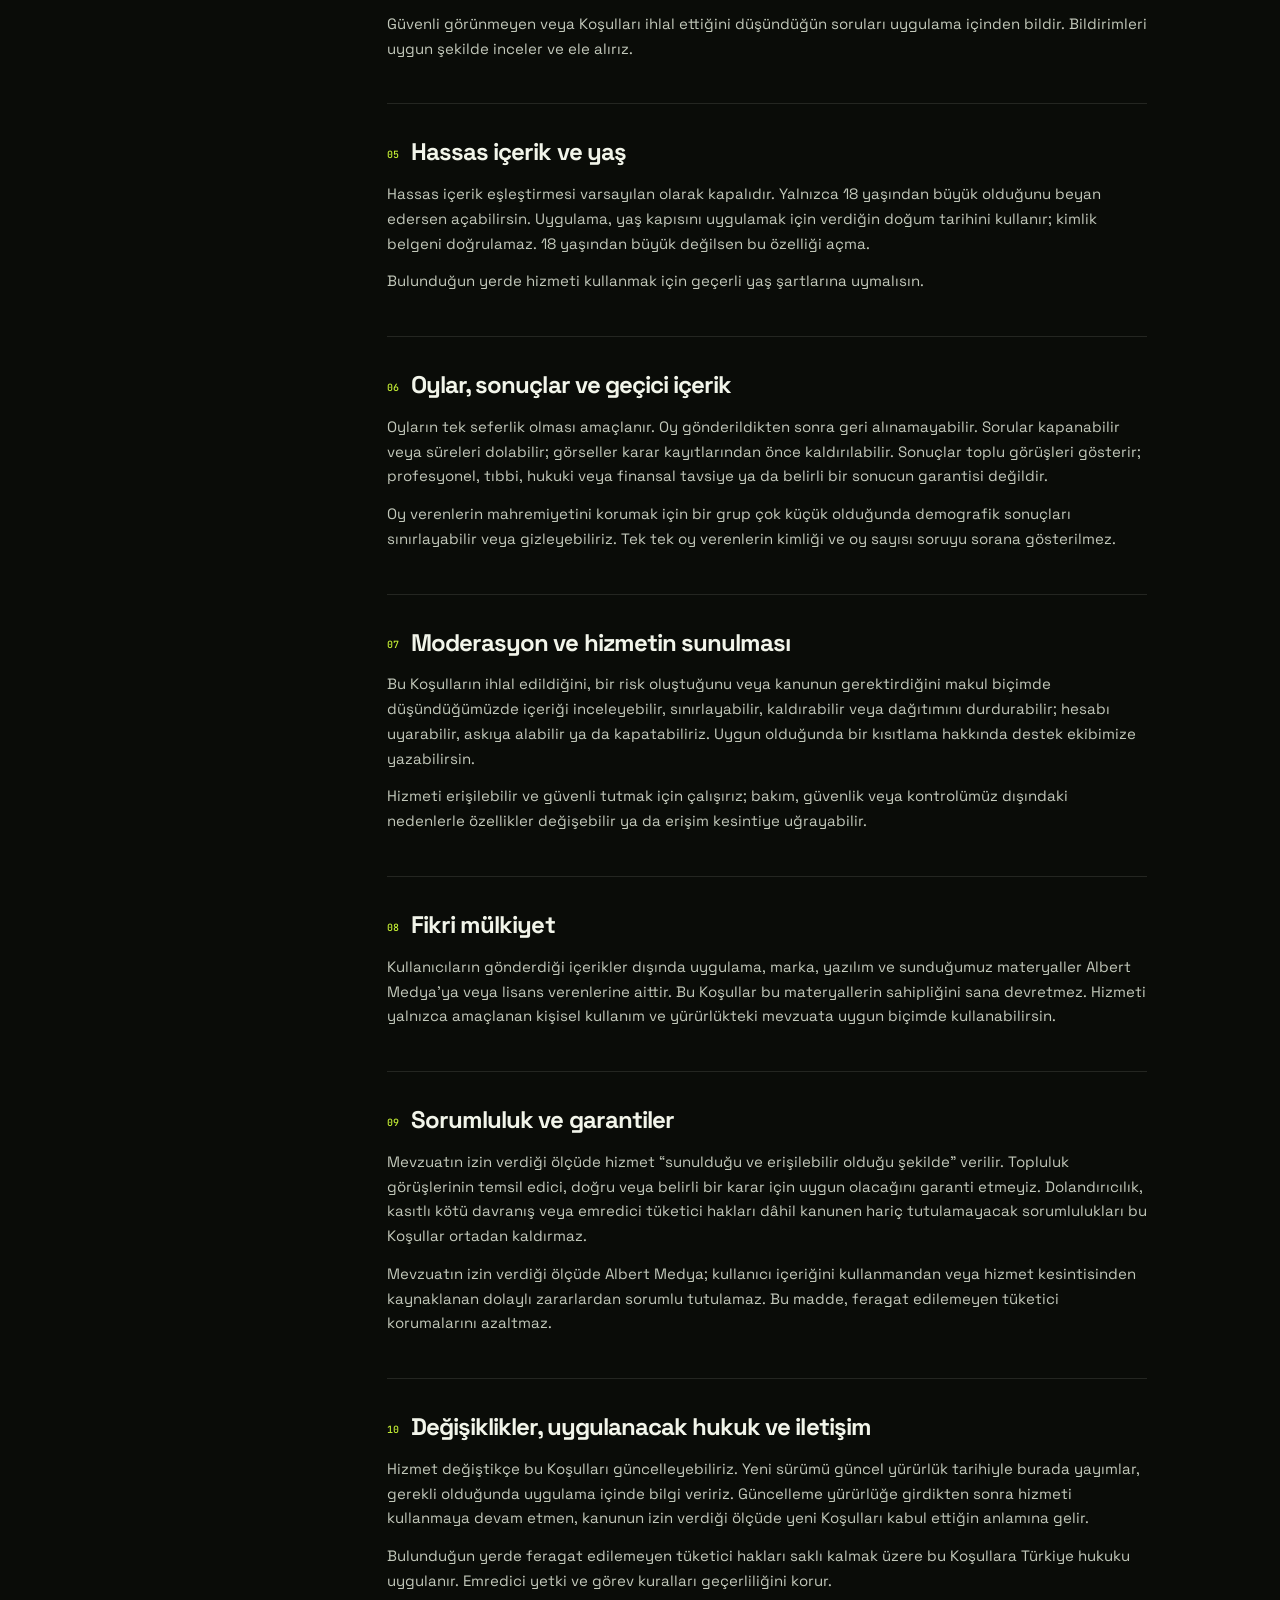
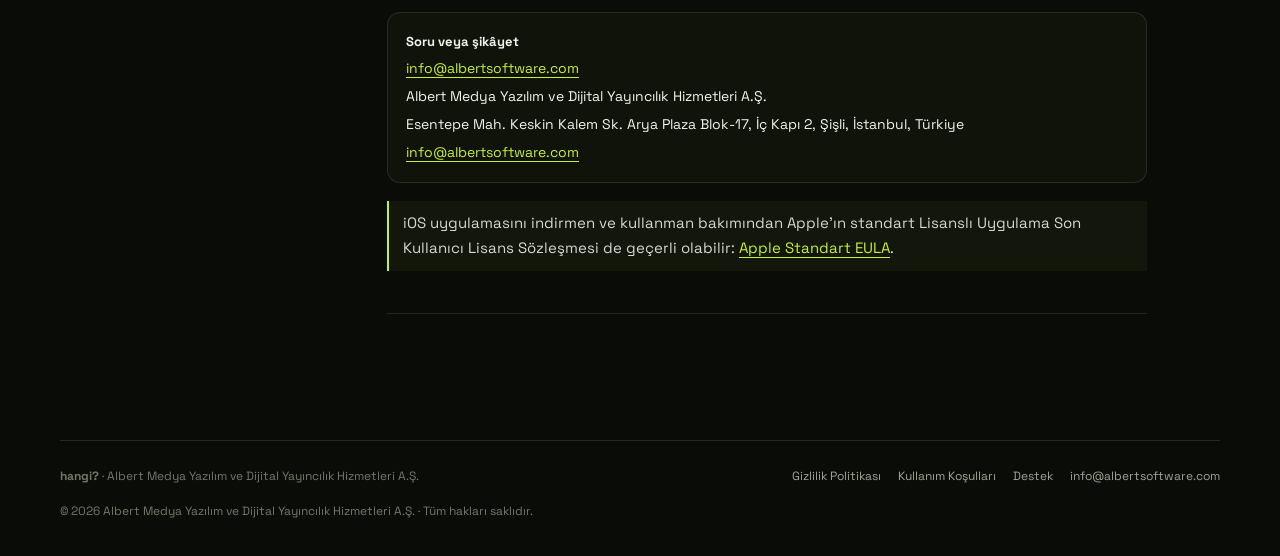
<file: tr/terms/index.html>
<!doctype html>
<html lang="tr">
  <head>
    <meta charset="utf-8" />
    <meta name="viewport" content="width=device-width,initial-scale=1,viewport-fit=cover" />
    <meta name="theme-color" content="#0A0C08" />
    <meta name="color-scheme" content="dark" />
    <meta
      name="description"
      content="Hangi? / or uygulamasında soru sorma, oy verme ve topluluk güvenliği kuralları."
    />
    <title>Kullanım Koşulları · Hangi?</title>
    <link rel="icon" href="../../assets/favicon-32.png" sizes="32x32" type="image/png" />
    <link rel="icon" href="../../assets/favicon-64.png" sizes="64x64" type="image/png" />
    <link rel="apple-touch-icon" href="../../assets/apple-touch-icon.png" />
    <link rel="stylesheet" href="../../assets/style.css" />
    <script src="../../assets/site.js" defer></script>
    <meta property="og:type" content="website" />
    <meta property="og:site_name" content="Hangi?" />
    <meta property="og:title" content="Kullanım Koşulları" />
    <meta
      property="og:description"
      content="Hangi? / or uygulamasında soru sorma, oy verme ve topluluk güvenliği kuralları."
    />
  </head>
  <body>
    <a class="skip" href="#main">İçeriğe geç</a>
    <div class="shell">
      <header class="top">
        <a class="brand" href="../../" aria-label="Ana sayfa"
          ><img src="../../assets/favicon.png" width="34" height="34" alt="" /><span
            >hangi?</span
          ></a
        >
        <nav class="nav" aria-label="Sayfalar">
          <a href="../privacy/">Gizlilik Politikası</a
          ><a href="../terms/" aria-current="page">Kullanım Koşulları</a
          ><a href="../support/">Destek</a>
        </nav>
        <div class="right">
          <div class="language" role="group" aria-label="Dil">
            <a href="../../terms/" hreflang="en" lang="en" data-lang-link="en">EN</a
            ><a href="./" hreflang="tr" lang="tr" data-lang-link="tr" aria-current="true">TR</a>
          </div>
        </div>
      </header>
      <main id="main">
        <header class="hero">
          <p class="overline">Yasal · Kullanım Koşulları</p>
          <h1>Kullanım Koşulları</h1>
          <p class="lede">Hangi? / or hizmetini kullanma kuralları.</p>
          <ul class="meta">
            <li><span>Yürürlük</span><b>1 Ekim 2026</b></li>
            <li><span>Sürüm</span><b>1.0</b></li>
          </ul>
        </header>
        <div class="doc-layout">
          <aside class="rail">
            <div class="brief">
              <h2>Kısaca</h2>
              <ul>
                <li>
                  Soruları saygılı biçimde sor; yalnızca kullanma iznin olan görselleri yükle.
                </li>
                <li>Oylar tek seferlik tercihler olarak tasarlanmıştır.</li>
                <li>
                  Hassas içerik eşleştirmesi varsayılan kapalıdır ve 18 yaşından büyüklerle
                  sınırlıdır.
                </li>
              </ul>
            </div>
            <details class="toc" open>
              <summary>Bu sayfada</summary>
              <ol>
                <li><a href="#1">Hizmet hakkında</a></li>
                <li><a href="#2">Hesabın</a></li>
                <li><a href="#3">Sorular, görseller ve kullanım izni</a></li>
                <li><a href="#4">Topluluk kuralları ve yasaklı kullanım</a></li>
                <li><a href="#5">Hassas içerik ve yaş</a></li>
                <li><a href="#6">Oylar, sonuçlar ve geçici içerik</a></li>
                <li><a href="#7">Moderasyon ve hizmetin sunulması</a></li>
                <li><a href="#8">Fikri mülkiyet</a></li>
                <li><a href="#9">Sorumluluk ve garantiler</a></li>
                <li><a href="#10">Değişiklikler, uygulanacak hukuk ve iletişim</a></li>
              </ol>
            </details>
          </aside>
          <article class="prose">
            <section id="1">
              <h2><span class="n">01</span>Hizmet hakkında</h2>
              <p>
                <strong>Hangi?</strong> (İngilizce arayüzde <strong>or</strong> adıyla gösterilir),
                iki seçenekli sorular sorup toplu görüş alabileceğin bir mobil hizmettir. Bu
                Koşullar, Albert Medya Yazılım ve Dijital Yayıncılık Hizmetleri A.Ş. (“Albert
                Medya”, “biz”) tarafından sunulan uygulama ve ilgili hizmetlerin kullanımını
                düzenler.
              </p>
              <p>
                Hesap açarak veya hizmeti kullanarak bu Koşulları ve
                <a href="../privacy/">Gizlilik Politikası</a>’nı kabul etmiş olursun. Kabul
                etmiyorsan hizmeti kullanma.
              </p>
            </section>
            <section id="2">
              <h2><span class="n">02</span>Hesabın</h2>
              <p>
                Uygulamada sunulan Apple veya Google girişini kullan. Giriş hesabının güvenliğini
                koru ve profil bilgilerini doğru tut. Kendi fiil veya ihmâlimizden kaynaklanan
                durumlar dışında hesabındaki işlemlerden sen sorumlusun.
              </p>
              <p>
                Hesabını uygulama içinden silebilirsin. Bir kısıtlamayı aşmak için yeni hesap açamaz
                veya başka birinin kimliğine bürünemezsin.
              </p>
            </section>
            <section id="3">
              <h2><span class="n">03</span>Sorular, görseller ve kullanım izni</h2>
              <p>
                Gönderdiğin içeriğin sahibi olmaya devam edersin. Albert Medya’ya; sorunu ve
                görsellerini yalnızca hizmeti sunmak, dağıtmak, denetlemek ve güvenliğini sağlamak
                için barındırma, çoğaltma, boyutlandırma, inceleme ve gösterme konusunda münhasır
                olmayan, dünya çapında ve telifsiz bir kullanım izni verirsin. Bu izin içerik
                silindiğinde sona erer; Gizlilik Politikası’nda açıklanan sınırlı yedek veya kayıt
                kopyaları hariçtir.
              </p>
              <p>
                Yalnızca kullanma hakkına sahip olduğun içerikleri yükle. Görselde başka biri
                tanınıyorsa yüklemeden önce iznini al. Birinin özel, mahrem veya kimliğini
                belirleyici içeriğini izinsiz paylaşma.
              </p>
            </section>
            <section id="4">
              <h2><span class="n">04</span>Topluluk kuralları ve yasaklı kullanım</h2>
              <p>Hizmeti şu amaçlarla kullanamazsın:</p>
              <ul>
                <li>
                  yasaları ihlal etmek, birini tehdit etmek, taciz etmek, zorbalık yapmak,
                  ayrımcılık uygulamak veya sömürmek;
                </li>
                <li>
                  başkasının haklarını ihlal eden, mahremiyetine aykırı olan, cinsel istismar veya
                  rıza dışı mahrem görüntü içeren içerik paylaşmak;
                </li>
                <li>
                  oy verenleri hedeflemek, kimliğini açığa çıkarmak veya kimin oy verdiğini
                  çıkarsamaya çalışmak;
                </li>
                <li>
                  sonuçları manipüle etmek, otomatik oy kullanmak, hizmete müdahale etmek,
                  güvenliğini sınamak veya başkasının hesabına erişmek;
                </li>
                <li>
                  zararlı yazılım, istenmeyen mesaj, yanıltıcı içerik ya da başkalarının hizmeti
                  güvenli kullanmasını engelleyen materyal yüklemek.
                </li>
              </ul>
              <p>
                Güvenli görünmeyen veya Koşulları ihlal ettiğini düşündüğün soruları uygulama
                içinden bildir. Bildirimleri uygun şekilde inceler ve ele alırız.
              </p>
            </section>
            <section id="5">
              <h2><span class="n">05</span>Hassas içerik ve yaş</h2>
              <p>
                Hassas içerik eşleştirmesi varsayılan olarak kapalıdır. Yalnızca 18 yaşından büyük
                olduğunu beyan edersen açabilirsin. Uygulama, yaş kapısını uygulamak için verdiğin
                doğum tarihini kullanır; kimlik belgeni doğrulamaz. 18 yaşından büyük değilsen bu
                özelliği açma.
              </p>
              <p>Bulunduğun yerde hizmeti kullanmak için geçerli yaş şartlarına uymalısın.</p>
            </section>
            <section id="6">
              <h2><span class="n">06</span>Oylar, sonuçlar ve geçici içerik</h2>
              <p>
                Oyların tek seferlik olması amaçlanır. Oy gönderildikten sonra geri alınamayabilir.
                Sorular kapanabilir veya süreleri dolabilir; görseller karar kayıtlarından önce
                kaldırılabilir. Sonuçlar toplu görüşleri gösterir; profesyonel, tıbbi, hukuki veya
                finansal tavsiye ya da belirli bir sonucun garantisi değildir.
              </p>
              <p>
                Oy verenlerin mahremiyetini korumak için bir grup çok küçük olduğunda demografik
                sonuçları sınırlayabilir veya gizleyebiliriz. Tek tek oy verenlerin kimliği ve oy
                sayısı soruyu sorana gösterilmez.
              </p>
            </section>
            <section id="7">
              <h2><span class="n">07</span>Moderasyon ve hizmetin sunulması</h2>
              <p>
                Bu Koşulların ihlal edildiğini, bir risk oluştuğunu veya kanunun gerektirdiğini
                makul biçimde düşündüğümüzde içeriği inceleyebilir, sınırlayabilir, kaldırabilir
                veya dağıtımını durdurabilir; hesabı uyarabilir, askıya alabilir ya da
                kapatabiliriz. Uygun olduğunda bir kısıtlama hakkında destek ekibimize yazabilirsin.
              </p>
              <p>
                Hizmeti erişilebilir ve güvenli tutmak için çalışırız; bakım, güvenlik veya
                kontrolümüz dışındaki nedenlerle özellikler değişebilir ya da erişim kesintiye
                uğrayabilir.
              </p>
            </section>
            <section id="8">
              <h2><span class="n">08</span>Fikri mülkiyet</h2>
              <p>
                Kullanıcıların gönderdiği içerikler dışında uygulama, marka, yazılım ve sunduğumuz
                materyaller Albert Medya’ya veya lisans verenlerine aittir. Bu Koşullar bu
                materyallerin sahipliğini sana devretmez. Hizmeti yalnızca amaçlanan kişisel
                kullanım ve yürürlükteki mevzuata uygun biçimde kullanabilirsin.
              </p>
            </section>
            <section id="9">
              <h2><span class="n">09</span>Sorumluluk ve garantiler</h2>
              <p>
                Mevzuatın izin verdiği ölçüde hizmet “sunulduğu ve erişilebilir olduğu şekilde”
                verilir. Topluluk görüşlerinin temsil edici, doğru veya belirli bir karar için uygun
                olacağını garanti etmeyiz. Dolandırıcılık, kasıtlı kötü davranış veya emredici
                tüketici hakları dâhil kanunen hariç tutulamayacak sorumlulukları bu Koşullar
                ortadan kaldırmaz.
              </p>
              <p>
                Mevzuatın izin verdiği ölçüde Albert Medya; kullanıcı içeriğini kullanmandan veya
                hizmet kesintisinden kaynaklanan dolaylı zararlardan sorumlu tutulamaz. Bu madde,
                feragat edilemeyen tüketici korumalarını azaltmaz.
              </p>
            </section>
            <section id="10">
              <h2><span class="n">10</span>Değişiklikler, uygulanacak hukuk ve iletişim</h2>
              <p>
                Hizmet değiştikçe bu Koşulları güncelleyebiliriz. Yeni sürümü güncel yürürlük
                tarihiyle burada yayımlar, gerekli olduğunda uygulama içinde bilgi veririz.
                Güncelleme yürürlüğe girdikten sonra hizmeti kullanmaya devam etmen, kanunun izin
                verdiği ölçüde yeni Koşulları kabul ettiğin anlamına gelir.
              </p>
              <p>
                Bulunduğun yerde feragat edilemeyen tüketici hakları saklı kalmak üzere bu Koşullara
                Türkiye hukuku uygulanır. Emredici yetki ve görev kuralları geçerliliğini korur.
              </p>
              <div class="contact">
                <b>Soru veya şikâyet</b
                ><a href="mailto:info@albertsoftware.com">info@albertsoftware.com</a
                ><span>Albert Medya Yazılım ve Dijital Yayıncılık Hizmetleri A.Ş.</span
                ><span
                  >Esentepe Mah. Keskin Kalem Sk. Arya Plaza Blok-17, İç Kapı 2, Şişli, İstanbul,
                  Türkiye</span
                ><a href="mailto:info@albertsoftware.com">info@albertsoftware.com</a>
              </div>
              <p class="note">
                iOS uygulamasını indirmen ve kullanman bakımından Apple’ın standart Lisanslı
                Uygulama Son Kullanıcı Lisans Sözleşmesi de geçerli olabilir:
                <a href="https://www.apple.com/legal/internet-services/itunes/dev/stdeula/"
                  >Apple Standart EULA</a
                >.
              </p>
            </section>
          </article>
        </div>
      </main>
      <footer class="foot">
        <div class="footrow">
          <span
            ><strong>hangi?</strong> · Albert Medya Yazılım ve Dijital Yayıncılık Hizmetleri
            A.Ş.</span
          >
          <div class="footlinks">
            <a href="../../privacy/">Gizlilik Politikası</a
            ><a href="../terms/">Kullanım Koşulları</a><a href="../support/">Destek</a
            ><a href="mailto:info@albertsoftware.com">info@albertsoftware.com</a>
          </div>
        </div>
        <div class="copyright">
          © 2026 Albert Medya Yazılım ve Dijital Yayıncılık Hizmetleri A.Ş. · Tüm hakları saklıdır.
        </div>
      </footer>
    </div>
  </body>
</html>
</file>
<file: assets/style.css>
@font-face{font-family:'Space Grotesk';src:url('fonts/space-grotesk-400.ttf') format('truetype');font-weight:400;font-display:swap}
@font-face{font-family:'Space Grotesk';src:url('fonts/space-grotesk-500.ttf') format('truetype');font-weight:500;font-display:swap}
@font-face{font-family:'Space Grotesk';src:url('fonts/space-grotesk-600.ttf') format('truetype');font-weight:600;font-display:swap}
@font-face{font-family:'Space Grotesk';src:url('fonts/space-grotesk-700.ttf') format('truetype');font-weight:700;font-display:swap}
@font-face{font-family:'JetBrains Mono';src:url('fonts/jetbrains-mono-400.ttf') format('truetype');font-weight:400;font-display:swap}
@font-face{font-family:'JetBrains Mono';src:url('fonts/jetbrains-mono-500.ttf') format('truetype');font-weight:500;font-display:swap}
:root{color-scheme:dark;--ink:#0A0C08;--panel:#101309;--panel2:#14180e;--paper:#F2F5EA;--muted:#A0A595;--quiet:#727969;--lime:#C6F135;--line:rgba(242,245,234,.11);--mono:'JetBrains Mono',monospace;--sans:'Space Grotesk',Arial,sans-serif;--max:1160px}
*{box-sizing:border-box}html{scroll-behavior:smooth;scroll-padding-top:108px}body{margin:0;background:var(--ink);color:var(--paper);font:400 16px/1.65 var(--sans);-webkit-font-smoothing:antialiased}a{color:var(--lime);text-underline-offset:4px}a:hover{color:#e0ff78}a:focus-visible,button:focus-visible,summary:focus-visible{outline:3px solid var(--lime);outline-offset:4px}.skip{position:absolute;left:-999px;top:10px;background:var(--lime);color:var(--ink);padding:8px 14px;border-radius:8px;z-index:4}.skip:focus{left:12px}.shell{width:min(var(--max),calc(100% - 48px));margin:auto}.top{height:84px;display:flex;align-items:center;justify-content:space-between;border-bottom:1px solid var(--line);gap:24px}.brand{display:flex;align-items:center;gap:11px;color:var(--paper);font-weight:700;font-size:21px;letter-spacing:-.06em;text-decoration:none}.brand img{width:34px;height:34px;border-radius:11px}.brand em{font-style:normal;color:var(--lime)}.nav{display:flex;gap:26px;align-items:center}.nav a,.language a{color:var(--muted);text-decoration:none;font-size:14px}.nav a[aria-current=page],.nav a:hover,.language a[aria-current=true]{color:var(--paper)}.right{display:flex;gap:21px;align-items:center}.language{display:flex;gap:7px;align-items:center;font:500 11px var(--mono)}.language a{padding:6px 8px;border:1px solid transparent;border-radius:8px}.language a[aria-current=true]{color:var(--lime);border-color:rgba(198,241,53,.3);background:rgba(198,241,53,.07)}
main{min-height:68vh}.landing{display:grid;grid-template-columns:minmax(0,1.05fr) minmax(340px,.95fr);gap:8%;align-items:center;padding:94px 0 100px}.overline{font:500 11px/1.3 var(--mono);letter-spacing:.04em;color:var(--lime);margin:0 0 23px}.landing h1,.hero h1{font-size:clamp(54px,8vw,104px);line-height:.92;letter-spacing:-.08em;margin:0;font-weight:700}.landing h1 span{color:var(--lime)}.landing .lede{font-size:21px;line-height:1.45;color:#D4D9CB;max-width:500px;margin:28px 0 0}.landing .copy{font-size:15px;color:var(--muted);max-width:490px;margin:14px 0 0}.actions{display:flex;flex-wrap:wrap;gap:12px;margin-top:29px}.button{display:inline-flex;align-items:center;justify-content:center;min-height:48px;padding:0 18px;border-radius:14px;text-decoration:none;font-weight:600;font-size:14px}.button.primary{background:var(--lime);color:var(--ink)}.button.secondary{border:1px solid var(--line);color:var(--paper)}.button:hover{transform:translateY(-1px)}.playnote{font-size:12px;color:var(--quiet);margin:12px 0 0}.choice-visual{position:relative;min-height:360px;display:flex;align-items:center;justify-content:center}.choice-visual:before{content:'';position:absolute;width:270px;height:270px;border:1px solid rgba(198,241,53,.2);border-radius:50%;box-shadow:0 0 90px rgba(198,241,53,.04)}.choice{position:absolute;width:min(220px,48%);height:254px;border:1px solid rgba(242,245,234,.13);border-radius:22px;background:linear-gradient(145deg,#171c10,#0f120d);box-shadow:0 25px 60px rgba(0,0,0,.45);display:flex;flex-direction:column;justify-content:space-between;padding:17px}.choice.a{transform:translate(-68px,-14px) rotate(-7deg)}.choice.b{transform:translate(68px,15px) rotate(7deg);border-color:rgba(198,241,53,.42)}.choice .label{font:500 10px var(--mono);letter-spacing:.1em;color:var(--muted)}.choice .photo{height:148px;border-radius:14px;background:linear-gradient(135deg,rgba(198,241,53,.19),transparent 56%),repeating-linear-gradient(135deg,#22271b 0 10px,#171b12 10px 20px)}.choice.b .photo{background:linear-gradient(135deg,rgba(198,241,53,.27),transparent 52%),repeating-linear-gradient(45deg,#20251a 0 10px,#151910 10px 20px)}.choice .answer{align-self:flex-start;border:1px solid rgba(198,241,53,.35);background:rgba(198,241,53,.1);color:var(--lime);font-size:12px;font-weight:600;border-radius:9px;padding:7px 10px}.choice-caption{position:absolute;bottom:7px;right:0;font:400 10px var(--mono);color:var(--quiet)}.tiles{display:grid;grid-template-columns:repeat(3,1fr);gap:12px;padding-bottom:84px}.tile{min-height:166px;border:1px solid var(--line);border-radius:18px;background:var(--panel);padding:22px;text-decoration:none;color:var(--paper);display:flex;flex-direction:column;align-items:flex-start;transition:border-color .2s,transform .2s}.tile:hover{border-color:rgba(198,241,53,.45);transform:translateY(-2px)}.tile small{font:500 10px var(--mono);color:var(--lime);margin-bottom:17px}.tile strong{font-size:20px;letter-spacing:-.03em}.tile span{margin-top:8px;color:var(--muted);font-size:13px}.strip{border-top:1px solid var(--line);border-bottom:1px solid var(--line);padding:25px 0;margin-bottom:76px;display:flex;gap:24px;align-items:center}.strip b{font-size:14px;color:var(--paper)}.strip span{font-size:13px;color:var(--muted)}
.hero{padding:76px 0 39px;border-bottom:1px solid var(--line)}.hero h1{font-size:clamp(44px,6vw,72px);letter-spacing:-.065em}.hero .lede{max-width:680px;color:var(--muted);font-size:17px;margin:20px 0}.meta{display:flex;gap:24px;list-style:none;padding:0;margin:24px 0 0;font-size:12px;color:var(--muted)}.meta b{color:var(--paper);font-weight:500;margin-left:5px}.doc-layout{display:grid;grid-template-columns:265px minmax(0,1fr);gap:62px;padding:38px 0 100px;align-items:start}.rail{position:sticky;top:24px}.brief{border:1px solid rgba(198,241,53,.2);background:rgba(198,241,53,.045);border-radius:16px;padding:19px}.brief h2{font-size:16px;margin:0 0 10px}.brief p,.brief li{font-size:13px;line-height:1.55;color:#C2C8B9}.brief ul{padding-left:18px;margin:0}.brief li+li{margin-top:8px}.toc{border-bottom:1px solid var(--line);margin-top:21px;padding:14px 0}.toc summary{font-weight:600;font-size:14px;cursor:pointer}.toc ol{padding-left:20px;margin:11px 0 0}.toc li{font-size:12px;padding:4px 0;color:var(--muted)}.toc a{color:var(--muted);text-decoration:none}.toc a:hover{color:var(--lime)}.prose{max-width:760px}.prose section{padding:8px 0 29px;margin:0 0 26px;border-bottom:1px solid var(--line)}.prose h2{font-size:24px;letter-spacing:-.04em;line-height:1.2;margin:0 0 15px}.prose h2 .n{font:500 10px var(--mono);color:var(--lime);margin-right:12px;vertical-align:middle;letter-spacing:0}.prose h3{font-size:16px;margin:22px 0 8px}.prose p,.prose li{font-size:15px;color:#C3C9BB}.prose p{margin:0 0 13px}.prose ul,.prose ol{padding-left:22px;margin:10px 0 16px}.prose li+li{margin-top:7px}.contact{display:grid;gap:5px;padding:18px;border:1px solid var(--line);border-radius:13px;background:var(--panel);margin:18px 0}.contact b{font-size:13px;color:var(--paper)}.contact span,.contact a{font-size:14px}.note{border-left:2px solid var(--lime);padding:10px 14px;background:rgba(198,241,53,.045);color:#D4D9CB!important}.help-grid{display:grid;grid-template-columns:repeat(2,1fr);gap:12px;margin:18px 0}.help-card{border:1px solid var(--line);border-radius:15px;padding:18px;background:var(--panel)}.help-card b{display:block;margin-bottom:6px}.help-card p{font-size:13px;margin:0;color:var(--muted)}.foot{border-top:1px solid var(--line);padding:26px 0 34px;color:var(--quiet);font-size:12px}.footrow{display:flex;justify-content:space-between;gap:20px;flex-wrap:wrap}.footlinks{display:flex;gap:17px;flex-wrap:wrap}.foot a{color:var(--muted);text-decoration:none}.foot a:hover{color:var(--lime)}.foot .copyright{margin-top:15px}.callout{padding:22px;border-radius:16px;background:var(--panel);border:1px solid var(--line);margin:0 0 18px}.callout p{margin:0;color:var(--muted)}
@media(max-width:800px){.shell{width:min(100% - 32px,var(--max))}.top{height:72px}.nav{display:none}.landing{grid-template-columns:1fr;padding:70px 0 52px;gap:22px}.choice-visual{min-height:300px}.choice{height:220px}.choice .photo{height:120px}.tiles{grid-template-columns:1fr;padding-bottom:48px}.tile{min-height:136px}.strip{align-items:flex-start;flex-direction:column;gap:7px;margin-bottom:50px}.doc-layout{grid-template-columns:1fr;gap:22px;padding-top:24px}.rail{position:static;display:grid;grid-template-columns:1fr 1fr;gap:12px;align-items:start}.toc{margin:0;border:1px solid var(--line);border-radius:16px;padding:14px}.hero{padding:55px 0 30px}.meta{gap:14px}.help-grid{grid-template-columns:1fr 1fr}}
@media(max-width:520px){.shell{width:calc(100% - 28px)}.brand{font-size:19px}.brand img{width:30px;height:30px}.right{gap:8px}.language{gap:2px}.landing h1{font-size:60px}.landing .lede{font-size:18px}.choice-visual{min-height:265px}.choice{height:196px;padding:12px}.choice.a{transform:translate(-53px,-11px) rotate(-7deg)}.choice.b{transform:translate(53px,13px) rotate(7deg)}.choice .photo{height:105px}.choice-caption{bottom:0}.rail{grid-template-columns:1fr}.toc{order:-1}.prose h2{font-size:21px}.prose p,.prose li{font-size:14px}.help-grid{grid-template-columns:1fr}.footrow{flex-direction:column}.actions .button{flex:1}}
@media(prefers-reduced-motion:reduce){html{scroll-behavior:auto}*,*::before,*::after{transition:none!important;animation:none!important}}
</file>
